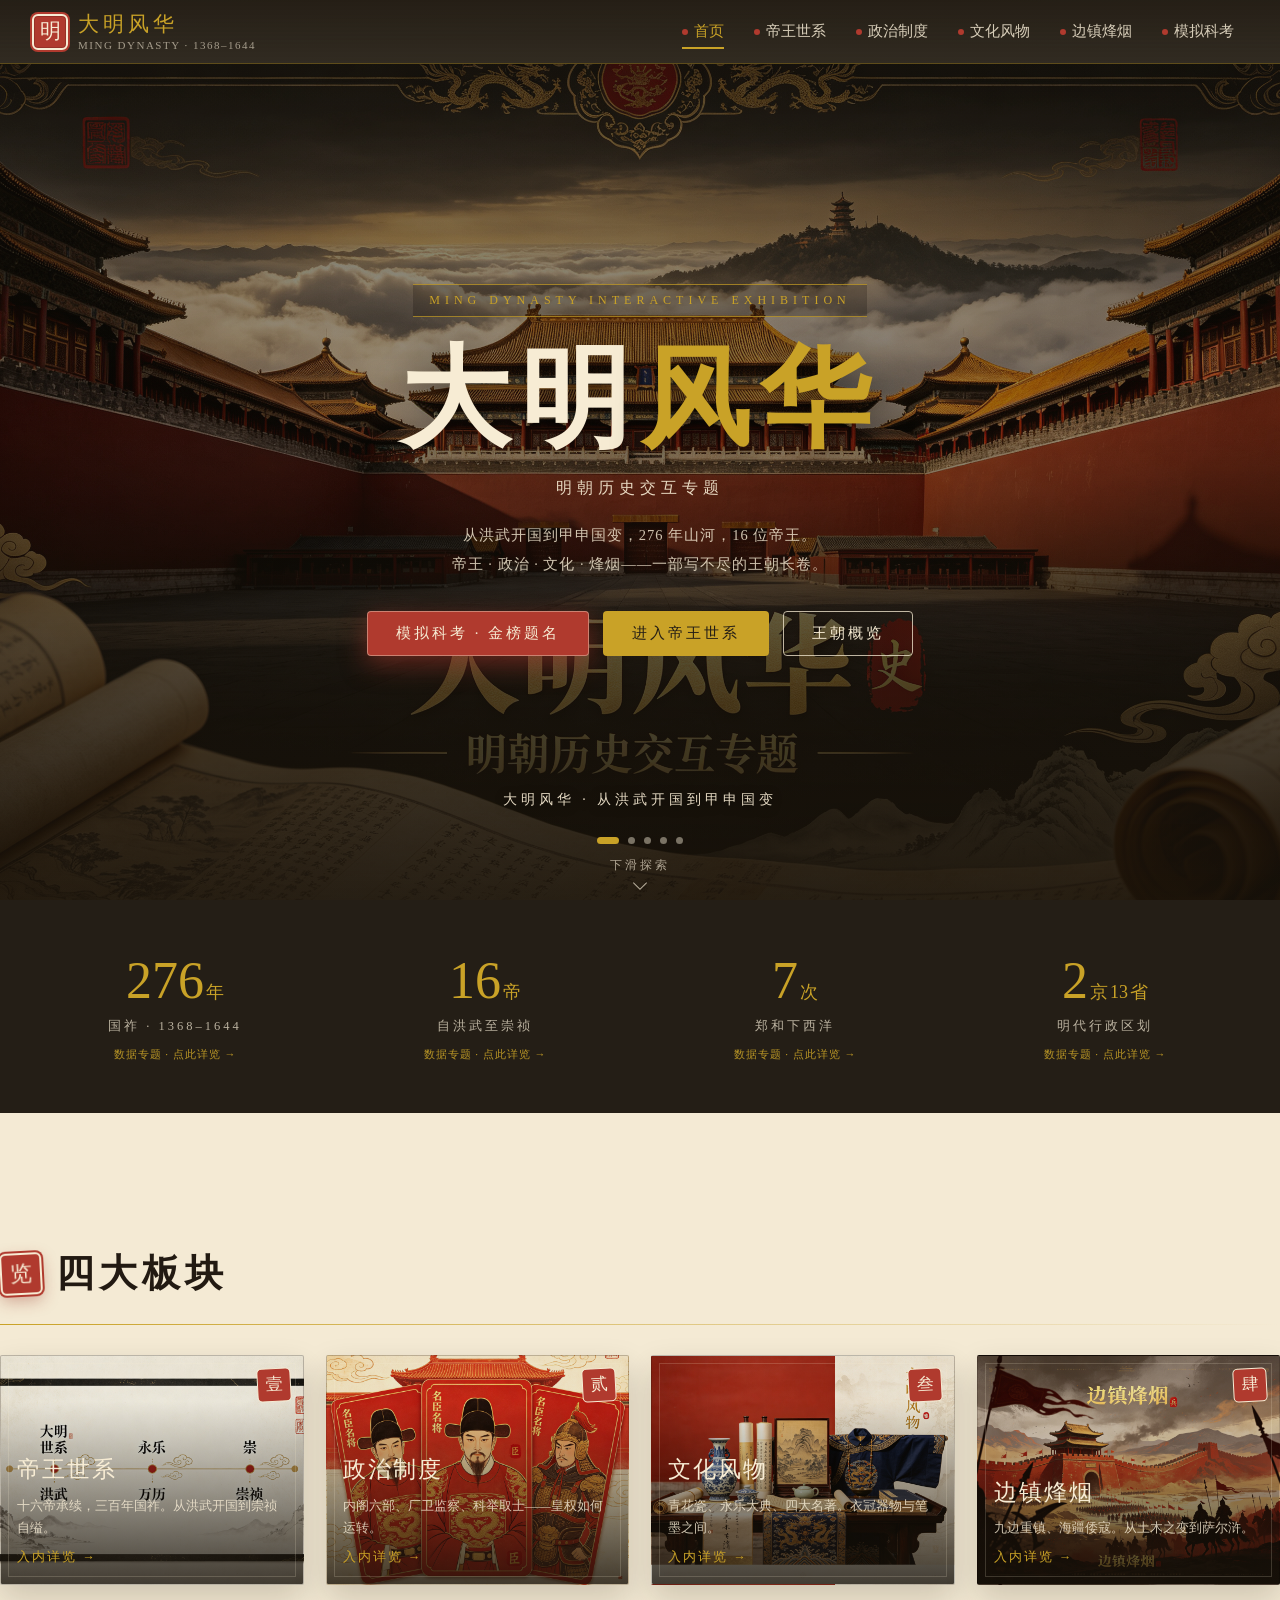
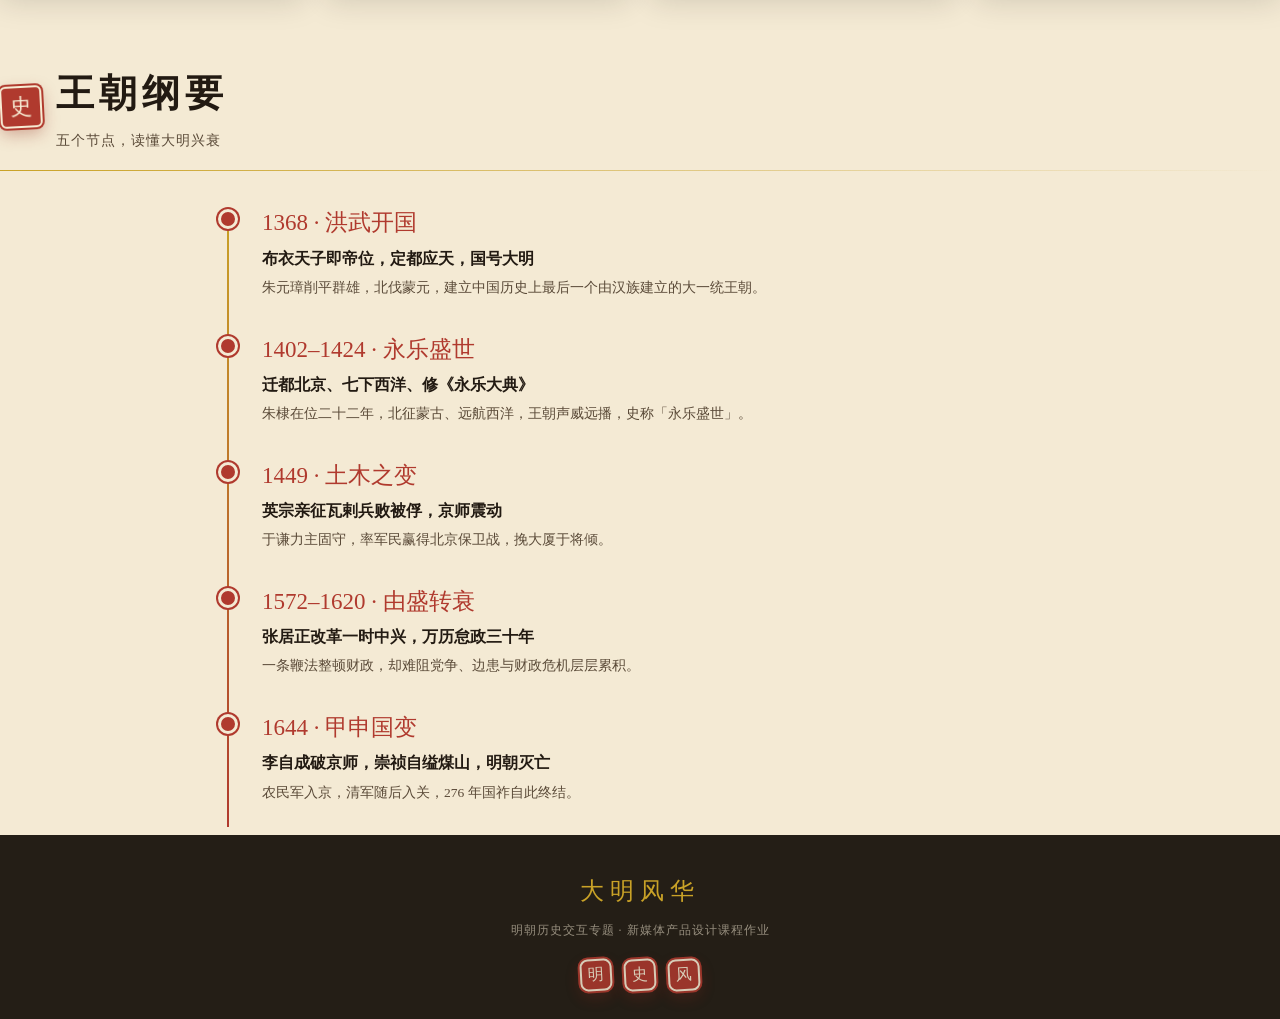
<file: index.html>
<!DOCTYPE html>
<html lang="zh-CN">
<head>
<meta charset="UTF-8">
<meta name="viewport" content="width=device-width, initial-scale=1.0, viewport-fit=cover">
<meta name="theme-color" content="#241e16">
<title>大明风华 · 明朝历史交互专题</title>
<link rel="icon" type="image/svg+xml" href="data:image/svg+xml,%3Csvg xmlns='http://www.w3.org/2000/svg' viewBox='0 0 64 64'%3E%3Crect width='64' height='64' rx='12' fill='%23b03a2e'/%3E%3Crect x='6' y='6' width='52' height='52' rx='8' fill='none' stroke='%23f4ead4' stroke-width='3'/%3E%3Ctext x='32' y='45' font-size='36' text-anchor='middle' fill='%23f4ead4' font-family='KaiTi,STKaiti,serif'%3E明%3C/text%3E%3C/svg%3E">
<link rel="stylesheet" href="https://miaoda.feishu.cn/fonts/css2?family=Ma+Shan+Zheng&family=Noto+Serif+SC:wght@400;600;700;900&family=Noto+Sans+SC:wght@300;400;500;700&display=swap">
<link rel="stylesheet" href="css/style.css">
</head>
<body>

<!-- ============ 顶部栏 ============ -->
<header class="topbar">
  <button class="back-btn" id="backBtn" aria-label="返回上级">‹</button>
  <div class="brand" onclick="go('home')">
    <span class="brand-seal">明</span>
    <div class="brand-text">
      <div class="brand-name">大明风华</div>
      <div class="brand-sub">MING DYNASTY · 1368–1644</div>
    </div>
  </div>
  <nav class="nav" id="mainNav">
    <a href="#home" data-route-link="home"><span class="nav-dot"></span>首页</a>
    <a href="#emperors" data-route-link="emperors"><span class="nav-dot"></span>帝王世系</a>
    <a href="#politics" data-route-link="politics"><span class="nav-dot"></span>政治制度</a>
    <a href="#culture" data-route-link="culture"><span class="nav-dot"></span>文化风物</a>
    <a href="#war" data-route-link="war"><span class="nav-dot"></span>边镇烽烟</a>
    <a href="#keju" data-route-link="keju" class="nav-keju"><span class="nav-dot"></span>模拟科考</a>
  </nav>
</header>

<main id="app">

<!-- ============ 一级页 · 首页 ============ -->
<section class="page" id="home" data-route="home">
  <div class="hero">
    <div class="hero-slides">
      <div class="hero-slide slide-0"></div>
      <div class="hero-slide slide-1"></div>
      <div class="hero-slide slide-2"></div>
      <div class="hero-slide slide-3"></div>
      <div class="hero-slide slide-4"></div>
    </div>
    <div class="hero-veil"></div>
    <div class="hero-inner">
      <div class="hero-kicker">MING DYNASTY INTERACTIVE EXHIBITION</div>
      <h1 class="hero-title">大明<em>风华</em></h1>
      <p class="hero-sub">明朝历史交互专题</p>
      <p class="hero-desc">从洪武开国到甲申国变，276 年山河，16 位帝王。<br>帝王 · 政治 · 文化 · 烽烟——一部写不尽的王朝长卷。</p>
      <div class="hero-actions">
        <button class="btn btn-keju" onclick="go('keju')">模拟科考 · 金榜题名</button>
        <button class="btn btn-gold" onclick="go('emperors')">进入帝王世系</button>
        <button class="btn btn-ghost" onclick="scrollToId('stats')">王朝概览</button>
      </div>
    </div>
    <div class="hero-caption" id="heroCaption"></div>
    <div class="hero-dots" id="heroDots"></div>
    <div class="hero-scroll"><span>下滑探索</span><i class="chevron"></i></div>
  </div>

  <div class="stats-band" id="stats">
    <div class="stat-cell" onclick="go('data-reign')" role="link" tabindex="0">
      <div class="stat-num">276<small>年</small></div>
      <div class="stat-label">国祚 · 1368–1644</div>
      <span class="stat-more">数据专题 · 点此详览 →</span>
    </div>
    <div class="stat-cell" onclick="go('data-emperors')" role="link" tabindex="0">
      <div class="stat-num">16<small>帝</small></div>
      <div class="stat-label">自洪武至崇祯</div>
      <span class="stat-more">数据专题 · 点此详览 →</span>
    </div>
    <div class="stat-cell" onclick="go('data-zhenghe')" role="link" tabindex="0">
      <div class="stat-num">7<small>次</small></div>
      <div class="stat-label">郑和下西洋</div>
      <span class="stat-more">数据专题 · 点此详览 →</span>
    </div>
    <div class="stat-cell" onclick="go('data-regions')" role="link" tabindex="0">
      <div class="stat-num">2<small>京</small><small>13</small><small>省</small></div>
      <div class="stat-label">明代行政区划</div>
      <span class="stat-more">数据专题 · 点此详览 →</span>
    </div>
  </div>

  <div class="wrap">
    </div>

    <div class="section-label">
      <span class="seal sm stamp-2">览</span>
      <div>
        <h2 class="section-title">四大板块</h2>
      </div>
    </div>
    <div class="rule"></div>

    <div class="entry-grid">
      <div class="entry-card" style="background-image:url('images/hero-lineage.jpg')" onclick="go('emperors')">
        <span class="entry-seal">壹</span>
        <div class="entry-body">
          <div class="entry-name">帝王世系</div>
          <p class="entry-desc">十六帝承续，三百年国祚。从洪武开国到崇祯自缢。</p>
          <span class="entry-more">入内详览 →</span>
        </div>
      </div>
      <div class="entry-card" style="background-image:url('images/hero-ministers.jpg')" onclick="go('politics')">
        <span class="entry-seal">贰</span>
        <div class="entry-body">
          <div class="entry-name">政治制度</div>
          <p class="entry-desc">内阁六部、厂卫监察、科举取士——皇权如何运转。</p>
          <span class="entry-more">入内详览 →</span>
        </div>
      </div>
      <div class="entry-card" style="background-image:url('images/hero-culture.jpg')" onclick="go('culture')">
        <span class="entry-seal">叁</span>
        <div class="entry-body">
          <div class="entry-name">文化风物</div>
          <p class="entry-desc">青花瓷、永乐大典、四大名著。衣冠器物与笔墨之间。</p>
          <span class="entry-more">入内详览 →</span>
        </div>
      </div>
      <div class="entry-card" style="background-image:url('images/hero-war.jpg')" onclick="go('war')">
        <span class="entry-seal">肆</span>
        <div class="entry-body">
          <div class="entry-name">边镇烽烟</div>
          <p class="entry-desc">九边重镇、海疆倭寇。从土木之变到萨尔浒。</p>
          <span class="entry-more">入内详览 →</span>
        </div>
      </div>
    </div>

    <div class="section-label" style="margin-top:76px">
      <span class="seal sm">史</span>
      <div>
        <h2 class="section-title">王朝纲要</h2>
        <p class="section-note">五个节点，读懂大明兴衰</p>
      </div>
    </div>
    <div class="rule"></div>
    <div class="timeline-vertical">
      <div class="tl-item">
        <div class="tl-year">1368 · 洪武开国</div>
        <div class="tl-title">布衣天子即帝位，定都应天，国号大明</div>
        <p class="tl-text">朱元璋削平群雄，北伐蒙元，建立中国历史上最后一个由汉族建立的大一统王朝。</p>
      </div>
      <div class="tl-item">
        <div class="tl-year">1402–1424 · 永乐盛世</div>
        <div class="tl-title">迁都北京、七下西洋、修《永乐大典》</div>
        <p class="tl-text">朱棣在位二十二年，北征蒙古、远航西洋，王朝声威远播，史称「永乐盛世」。</p>
      </div>
      <div class="tl-item">
        <div class="tl-year">1449 · 土木之变</div>
        <div class="tl-title">英宗亲征瓦剌兵败被俘，京师震动</div>
        <p class="tl-text">于谦力主固守，率军民赢得北京保卫战，挽大厦于将倾。</p>
      </div>
      <div class="tl-item">
        <div class="tl-year">1572–1620 · 由盛转衰</div>
        <div class="tl-title">张居正改革一时中兴，万历怠政三十年</div>
        <p class="tl-text">一条鞭法整顿财政，却难阻党争、边患与财政危机层层累积。</p>
      </div>
      <div class="tl-item">
        <div class="tl-year">1644 · 甲申国变</div>
        <div class="tl-title">李自成破京师，崇祯自缢煤山，明朝灭亡</div>
        <p class="tl-text">农民军入京，清军随后入关，276 年国祚自此终结。</p>
      </div>
    </div>
  </div>
</section>

<!-- ============ 二级页 · 帝王世系 ============ -->
<section class="page" id="emperors" data-route="emperors">
  <div class="page-head">
    <img src="images/hero-lineage.jpg" alt="大明世系卷轴">
    <div class="page-head-inner">
      <h2 class="page-head-title">帝王世系</h2>
      <p class="page-head-sub">十六帝承续 · 三百年国祚</p>
    </div>
  </div>
  <div class="wrap">
    <div class="section-label">
      <span class="seal sm stamp-2">系</span>
      <div>
        <h2 class="section-title">十六帝总览</h2>
        <p class="section-note">明代共历十六帝，自太祖朱元璋始，至思宗朱由检终。玉牒长卷依在位先后排列，印章之朱者即可点击，进入帝王专题。</p>
      </div>
    </div>
    <div class="rule"></div>
    <div class="lineage" id="emperorGrid"></div>
    <div class="keju-entry" onclick="go('keju')">
      <div class="keju-entry-inner">
        <span class="keju-entry-seal">榜</span>
        <div class="keju-entry-body">
          <div class="keju-entry-title">模拟科考 · 金榜题名</div>
          <p class="keju-entry-desc">从童生到状元，四级科举答题进阶，难度逐级而上；与张居正、于谦等真实名臣同朝为臣，结业生成你的「明代功名等级表」。</p>
          <span class="keju-entry-more">进入科考 →</span>
        </div>
      </div>
    </div>
  </div>
</section>

<!-- ============ 二级页 · 政治制度 ============ -->
<section class="page" id="politics" data-route="politics">
  <div class="page-head">
    <img src="images/hero-ministers.jpg" alt="朝堂与百官">
    <div class="page-head-inner">
      <h2 class="page-head-title">政治制度</h2>
      <p class="page-head-sub">皇权中枢 · 官僚体系 · 财政军事</p>
    </div>
  </div>
  <div class="wrap">
    <div class="section-label">
      <span class="seal sm stamp-2">政</span>
      <div>
        <h2 class="section-title">中央行政架构</h2>
        <p class="section-note">洪武废丞相后，皇帝直辖六部；内阁票拟、司礼监批红，形成明代独特的中枢运转。</p>
      </div>
    </div>
    <div class="rule"></div>
    <div class="organogram">
      <div class="o-node o-king">皇帝<div class="o-sub">乾纲独断 · 朱批</div></div>
      <div class="o-link"></div>
      <div class="o-row o-council">
        <div class="o-node">内阁<div class="o-sub">票拟 · 首辅权重</div></div>
        <div class="o-node">司礼监<div class="o-sub">批红 · 宦官掌权</div></div>
      </div>
      <div class="o-link"></div>
      <div class="o-node o-six">六部 · 吏 户 礼 兵 刑 工<div class="o-sub">行政执行</div></div>
      <div class="o-bracket"><span>监察体系 · 直隶皇帝</span></div>
      <div class="o-row o-supervise">
        <div class="o-node">都察院<div class="o-sub">监察百官</div></div>
        <div class="o-node">六科给事中<div class="o-sub">封驳稽察</div></div>
        <div class="o-node">锦衣卫 · 东厂<div class="o-sub">侦缉刑狱</div></div>
      </div>
    </div>

    <div class="section-label" style="margin-top:64px">
      <span class="seal sm">制</span>
      <div>
        <h2 class="section-title">六大制度</h2>
        <p class="section-note">从选官到赋税，支撑大明三百年运转的制度骨架</p>
      </div>
    </div>
    <div class="rule"></div>
    <div class="hub">
      <div class="hub-ring"></div>
      <div class="hub-core">
        <span class="hub-seal">皇</span>
        <div class="hub-name">皇帝</div>
        <div class="hub-sub">乾纲独断</div>
      </div>
      <div class="hub-node p1"><span class="hn-seal">阁</span><div class="hn-name">内阁制度</div><div class="hn-sub">票拟拟旨 · 首辅权重</div></div>
      <div class="hub-node p2"><span class="hn-seal">厂</span><div class="hn-name">厂卫监察</div><div class="hn-sub">锦衣东厂 · 皇权耳目</div></div>
      <div class="hub-node p3"><span class="hn-seal">科</span><div class="hn-name">科举取士</div><div class="hn-sub">乡会殿试 · 八股取士</div></div>
      <div class="hub-node p4"><span class="hn-seal">赋</span><div class="hn-name">一条鞭法</div><div class="hn-sub">赋役折银 · 万历新政</div></div>
      <div class="hub-node p5"><span class="hn-seal">卫</span><div class="hn-name">卫所制度</div><div class="hn-sub">军籍世袭 · 遍布全国</div></div>
      <div class="hub-node p6"><span class="hn-seal">册</span><div class="hn-name">黄册鱼鳞</div><div class="hn-sub">户籍田亩 · 赋役根基</div></div>
      <div class="hub-cap">选官 · 决策 · 监察 · 财政 · 军事 · 户籍——六大制度环拱皇权</div>
    </div>

    <div class="section-label" style="margin-top:64px">
      <span class="seal sm">臣</span>
      <div>
        <h2 class="section-title">庙堂名臣</h2>
        <p class="section-note">制度靠人运转，他们撑起了大明的朝堂</p>
      </div>
    </div>
    <div class="rule"></div>
    <div class="minister-strip">
      <div class="minister-card"><div class="m-seal">革</div><div class="m-name">张居正</div><div class="m-role">内阁首辅 · 一条鞭法</div></div>
      <div class="minister-card"><div class="m-seal">忠</div><div class="m-name">于谦</div><div class="m-role">兵部尚书 · 北京保卫战</div></div>
      <div class="minister-card"><div class="m-seal">廉</div><div class="m-name">海瑞</div><div class="m-role">清官直臣 · 抬棺进谏</div></div>
      <div class="minister-card"><div class="m-seal">谋</div><div class="m-name">徐阶</div><div class="m-role">内阁首辅 · 扳倒严嵩</div></div>
    </div>
  </div>
</section>

<!-- ============ 二级页 · 文化风物 ============ -->
<section class="page" id="culture" data-route="culture">
  <div class="page-head">
    <img src="images/hero-culture.jpg" alt="大明风物">
    <div class="page-head-inner">
      <h2 class="page-head-title">文化风物</h2>
      <p class="page-head-sub">衣冠 · 器物 · 文学 · 科技</p>
    </div>
  </div>
  <div class="wrap">
    <div class="section-label">
      <span class="seal sm stamp-2">雅</span>
      <div>
        <h2 class="section-title">大明的日常与审美</h2>
        <p class="section-note">切换分类，浏览大明三百年的物质与精神世界</p>
      </div>
    </div>
    <div class="rule"></div>
    <div class="tabs" id="cultureTabs">
      <button class="tab-btn active" data-tab="dress">衣冠</button>
      <button class="tab-btn" data-tab="object">器物</button>
      <button class="tab-btn" data-tab="book">文学</button>
      <button class="tab-btn" data-tab="tech">科技</button>
    </div>

    <div class="tab-panel active" data-panel="dress">
      <div class="feature-row">
        <div class="feature-card">
          <img src="images/culture-fushi.jpg" alt="明代服饰">
          <div class="feature-body">
            <div class="feature-title">衣冠之制</div>
            <span class="feature-tag">服饰 · 冠带</span>
            <p class="feature-desc">明制服饰等级森严：皇帝龙袍十二章纹，百官按品级佩补子，文禽武兽；乌纱帽、圆领袍、马面裙，皆成后世记忆里的「大明风骨」。</p>
          </div>
        </div>
        <div class="feature-card">
          <img src="images/culture-palace.jpg" alt="紫禁城宫阙">
          <div class="feature-body">
            <div class="feature-title">宫阙营造</div>
            <span class="feature-tag">建筑 · 都城</span>
            <p class="feature-desc">永乐年间营建北京城，紫禁城九重宫阙、中轴对称，红墙黄瓦。至今仍是世界现存规模最大的宫殿建筑群。</p>
          </div>
        </div>
      </div>
    </div>

    <div class="tab-panel" data-panel="object">
      <div class="feature-row">
        <div class="feature-card">
          <img src="images/culture-qinghua.jpg" alt="青花瓷器">
          <div class="feature-body">
            <div class="feature-title">青花与瓷</div>
            <span class="feature-tag">器物 · 瓷器</span>
            <p class="feature-desc">青花瓷在明代走向巅峰：永宣青花浓艳、成化斗彩清雅、嘉靖五彩绚烂。景德镇「天下窑器所聚」，瓷器远销亚非欧。</p>
          </div>
        </div>
        <div class="feature-card">
          <img src="images/culture-craft.jpg" alt="宣德炉与明式家具">
          <div class="feature-body">
            <div class="feature-title">百工与家具</div>
            <span class="feature-tag">器物 · 工艺</span>
            <p class="feature-desc">宣德炉铜质精纯、色泽温润；景泰蓝、漆器各擅胜场。明式家具线条简练，被誉为世界家具的巅峰。</p>
          </div>
        </div>
      </div>
    </div>

    <div class="tab-panel" data-panel="book">
      <div class="feature-row">
        <div class="feature-card">
          <img src="images/culture-book.jpg" alt="古籍书册">
          <div class="feature-body">
            <div class="feature-title">典籍之盛</div>
            <span class="feature-tag">书籍 · 典籍</span>
            <p class="feature-desc">《永乐大典》全书逾三亿七千万字，为古代最大的百科全书；《天工开物》《农政全书》集科技之大成。</p>
          </div>
        </div>
        <div class="feature-card">
          <img src="images/culture-market.jpg" alt="市井书坊与戏台">
          <div class="feature-body">
            <div class="feature-title">小说与戏曲</div>
            <span class="feature-tag">文学 · 市民文化</span>
            <p class="feature-desc">《三国演义》《水浒传》《西游记》相继问世，白话小说走向成熟；汤显祖《牡丹亭》与昆曲盛行，市井文化空前繁荣。</p>
          </div>
        </div>
      </div>
    </div>

    <div class="tab-panel" data-panel="tech">
      <div class="feature-row">
        <div class="feature-card">
          <img src="images/culture-science.jpg" alt="天工开物农技">
          <div class="feature-body">
            <div class="feature-title">天工开物</div>
            <span class="feature-tag">科技 · 农工</span>
            <p class="feature-desc">宋应星《天工开物》系统记载农业与手工业生产技术，被誉为「中国 17 世纪的工艺百科全书」。</p>
          </div>
        </div>
        <div class="feature-card">
          <img src="images/culture-herb.jpg" alt="本草纲目药草">
          <div class="feature-body">
            <div class="feature-title">本草纲目</div>
            <span class="feature-tag">科技 · 医药</span>
            <p class="feature-desc">李时珍历时二十七载编成《本草纲目》，收载药物一千八百九十二种，是集大成的药物学巨著。</p>
          </div>
        </div>
      </div>
    </div>
  </div>
</section>

<!-- ============ 二级页 · 边镇烽烟 ============ -->
<section class="page" id="war" data-route="war">
  <div class="page-head">
    <img src="images/hero-war.jpg" alt="边镇烽烟">
    <div class="page-head-inner">
      <h2 class="page-head-title">边镇烽烟</h2>
      <p class="page-head-sub">九边重镇 · 海疆烽火</p>
    </div>
  </div>
  <div class="wrap">
    <div class="section-label">
      <span class="seal sm stamp-2">烽</span>
      <div>
        <h2 class="section-title">战争时间线</h2>
        <p class="section-note">点击任意节点，展开该役详情</p>
      </div>
    </div>
    <div class="rule"></div>
    <div class="war-timeline">
      <div class="war-line" id="warLine"></div>
      <div class="war-detail" id="warDetail"></div>
    </div>

    <div class="section-label" style="margin-top:64px">
      <span class="seal sm">镇</span>
      <div>
        <h2 class="section-title">九边重镇</h2>
        <p class="section-note">东起鸭绿江，西抵嘉峪关，九大军事重镇拱卫京师</p>
      </div>
    </div>
    <div class="rule"></div>
    <div class="jiubian-wrap">
      <div class="jiubian-map">
        <svg viewBox="0 0 1200 620" role="img" aria-label="九边防线示意">
          <!-- 山峦底衬 -->
          <path class="jb-hill h1" d="M0,470 Q90,400 200,470 Z"/>
          <path class="jb-hill h2" d="M150,470 Q260,380 400,470 Z"/>
          <path class="jb-hill h3" d="M360,470 Q500,360 660,470 Z"/>
          <path class="jb-hill h4" d="M620,470 Q780,370 960,470 Z"/>
          <path class="jb-hill h5" d="M920,470 Q1060,390 1200,470 Z"/>
          <!-- 长城防线：墙体 + 纵深虚线 -->
          <polyline class="jb-wall" points="1050,190 985,206 905,215 852,230 805,242 748,254 700,264 645,277 590,286 540,284 485,274 432,263 370,252 315,246 255,240 200,234 150,226"/>
          <polyline class="jb-depth" points="1050,168 985,182 905,190 852,204 805,214 748,225 700,233 645,246 590,254 540,252 485,243 432,234 370,224 315,219 255,214 200,209 150,203"/>
          <line class="jb-axis" x1="70" y1="452" x2="1130" y2="452"/>
          <!-- 墩台 -->
          <g class="jb-towers">
            <rect x="1038" y="181" width="9" height="16"/><rect x="968" y="193" width="9" height="16"/>
            <rect x="893" y="203" width="9" height="16"/><rect x="793" y="231" width="9" height="16"/>
            <rect x="688" y="252" width="9" height="16"/><rect x="578" y="275" width="9" height="16"/>
            <rect x="473" y="264" width="9" height="16"/><rect x="358" y="243" width="9" height="16"/>
            <rect x="243" y="231" width="9" height="16"/><rect x="138" y="217" width="9" height="16"/>
          </g>
          <!-- 方位 -->
          <text x="600" y="120" class="jb-dir">漠 北 · 鞑靼 瓦剌</text>
          <text x="600" y="540" class="jb-dir">中 原 · 京 畿</text>
          <!-- 京师 -->
          <g class="jb-capital" transform="translate(905,352)">
            <rect x="-30" y="-17" width="60" height="34" rx="2"/>
            <text y="7">京师</text>
          </g>
          <!-- 九镇节点 -->
          <g class="jb-node" transform="translate(1050,190)">
            <circle r="14" class="jb-dot"/><circle r="23" class="jb-ring"/>
            <text y="42" class="jb-label">辽东镇</text><text y="58" class="jb-sub">广宁 · 北镇</text>
          </g>
          <g class="jb-node" transform="translate(905,215)">
            <circle r="14" class="jb-dot"/><circle r="23" class="jb-ring"/>
            <text y="42" class="jb-label">蓟州镇</text><text y="58" class="jb-sub">三屯营 · 迁西</text>
          </g>
          <g class="jb-node" transform="translate(805,242)">
            <circle r="14" class="jb-dot"/><circle r="23" class="jb-ring"/>
            <text y="-30" class="jb-label">宣府镇</text><text y="-14" class="jb-sub">宣府 · 宣化</text>
          </g>
          <g class="jb-node" transform="translate(700,264)">
            <circle r="14" class="jb-dot"/><circle r="23" class="jb-ring"/>
            <text y="42" class="jb-label">大同镇</text><text y="58" class="jb-sub">大同府</text>
          </g>
          <g class="jb-node" transform="translate(590,286)">
            <circle r="14" class="jb-dot"/><circle r="23" class="jb-ring"/>
            <text y="-30" class="jb-label">山西镇</text><text y="-14" class="jb-sub">偏头 · 宁武</text>
          </g>
          <g class="jb-node" transform="translate(485,274)">
            <circle r="14" class="jb-dot"/><circle r="23" class="jb-ring"/>
            <text y="42" class="jb-label">延绥镇</text><text y="58" class="jb-sub">榆林</text>
          </g>
          <g class="jb-node" transform="translate(370,252)">
            <circle r="14" class="jb-dot"/><circle r="23" class="jb-ring"/>
            <text y="-30" class="jb-label">宁夏镇</text><text y="-14" class="jb-sub">宁夏 · 银川</text>
          </g>
          <g class="jb-node" transform="translate(255,240)">
            <circle r="14" class="jb-dot"/><circle r="23" class="jb-ring"/>
            <text y="42" class="jb-label">固原镇</text><text y="58" class="jb-sub">固原州</text>
          </g>
          <g class="jb-node" transform="translate(150,226)">
            <circle r="14" class="jb-dot"/><circle r="23" class="jb-ring"/>
            <text y="-30" class="jb-label">甘肃镇</text><text y="-14" class="jb-sub">甘州 · 张掖</text>
          </g>
        </svg>
        <span class="map-note">示意图 · 非精确疆界，九镇自东向西依长城一线展开</span>
        <span class="map-swipe">← 左右滑动查看全图 →</span>
      </div>
      <div class="jiubian-detail" id="jiubianDetail"></div>
      <div class="jb-facts">
        <div class="jb-fact"><span class="jf-seal">墙</span><div><div class="jf-title">六千里防线</div><p>东起鸭绿江，西抵嘉峪关，绵延六千三百余里。洪武至永乐间逐段修筑边墙、墩台与关隘，构成北方第一道屏障。</p></div></div>
        <div class="jb-fact"><span class="jf-seal">制</span><div><div class="jf-title">九边成制</div><p>九镇之制成于永乐至嘉靖间，后增设昌平、真保二镇，合称「九边十一镇」。各镇设总兵官、副总兵，下辖卫所军户。</p></div></div>
        <div class="jb-fact"><span class="jf-seal">变</span><div><div class="jf-title">由卫所到募兵</div><p>卫所军制中后期败坏，军户逃亡日众。嘉靖起戚继光募义乌兵、编练新军，募兵渐成边防主力。</p></div></div>
      </div>
    </div>
  </div>
</section>

<!-- ============ 数据专题 · 国祚长卷 ============ -->
<section class="page" id="data-reign" data-route="data-reign">
  <div class="page-head page-head-ink">
    <span class="head-watermark">祚</span>
    <div class="page-head-inner">
      <span class="page-head-kicker">数据专题 · 壹</span>
      <h2 class="page-head-title">国祚长卷</h2>
      <p class="page-head-sub">276 年 · 七个时代 · 五个转折</p>
    </div>
  </div>
  <div class="wrap">
    <div class="section-label">
      <span class="seal sm stamp-2">祚</span>
      <div>
        <h2 class="section-title">时代长卷</h2>
        <p class="section-note">276 年国祚划分为七个时代，色带宽度与年份成正比（窄屏可左右滑动）</p>
      </div>
    </div>
    <div class="rule"></div>
    <div class="era-band-wrap">
      <div class="era-band">
        <div class="era e1"><div class="era-name">洪武开国</div><div class="era-yr">1368–1398 · 30 年</div></div>
        <div class="era e2"><div class="era-name">盛世扩张</div><div class="era-yr">1399–1435 · 37 年</div></div>
        <div class="era e3"><div class="era-name">动荡中衰</div><div class="era-yr">1436–1464 · 29 年</div></div>
        <div class="era e4"><div class="era-name">守成中兴</div><div class="era-yr">1465–1505 · 41 年</div></div>
        <div class="era e5"><div class="era-name">危机累积</div><div class="era-yr">1506–1566 · 61 年</div></div>
        <div class="era e6"><div class="era-name">改革与怠政</div><div class="era-yr">1567–1620 · 54 年</div></div>
        <div class="era e7"><div class="era-name">末世崩解</div><div class="era-yr">1621–1644 · 24 年</div></div>
      </div>
      <div class="era-scale"><span>1368</span><span>1400</span><span>1450</span><span>1500</span><span>1550</span><span>1600</span><span>1644</span></div>
    </div>

    <div class="section-label" style="margin-top:64px">
      <span class="seal sm">转</span>
      <div>
        <h2 class="section-title">五个转折</h2>
        <p class="section-note">左右国祚走向的关键节点</p>
      </div>
    </div>
    <div class="rule"></div>
    <div class="timeline-vertical">
      <div class="tl-item">
        <div class="tl-year">1368 · 开国</div>
        <div class="tl-title">朱元璋即帝位，定都应天</div>
        <p class="tl-text">削平群雄、北伐蒙元，终结元朝统治，奠定三百年基业。</p>
      </div>
      <div class="tl-item">
        <div class="tl-year">1405 · 扬帆</div>
        <div class="tl-title">郑和首次下西洋</div>
        <p class="tl-text">此后 28 年间七次远航，明王朝声威远播至印度洋与东非。</p>
      </div>
      <div class="tl-item">
        <div class="tl-year">1449 · 危局</div>
        <div class="tl-title">土木之变，于谦守京</div>
        <p class="tl-text">英宗被俘、京师震动，北京保卫战保住社稷，王朝由盛转守。</p>
      </div>
      <div class="tl-item">
        <div class="tl-year">1581 · 改革</div>
        <div class="tl-title">张居正推行一条鞭法</div>
        <p class="tl-text">清丈田亩、整顿财政，为垂危的王朝续命十年。</p>
      </div>
      <div class="tl-item">
        <div class="tl-year">1644 · 国变</div>
        <div class="tl-title">李自成破京，崇祯自缢</div>
        <p class="tl-text">清军随后入关，276 年国祚就此终结。</p>
      </div>
    </div>
    <button class="back-link" onclick="go('home')">← 返回首页</button>
  </div>
</section>

<!-- ============ 数据专题 · 十六帝图鉴 ============ -->
<section class="page" id="data-emperors" data-route="data-emperors">
  <div class="page-head page-head-ink">
    <span class="head-watermark">帝</span>
    <div class="page-head-inner">
      <span class="page-head-kicker">数据专题 · 贰</span>
      <h2 class="page-head-title">十六帝图鉴</h2>
      <p class="page-head-sub">在位时长 · 数据排行</p>
    </div>
  </div>
  <div class="wrap">
    <div class="emp-facts facts4">
      <div class="fact-card"><div class="f-num">48<small>年</small></div><div class="f-label">在位最长 · 万历</div></div>
      <div class="fact-card"><div class="f-num">17<small>年</small></div><div class="f-label">平均在位时长</div></div>
      <div class="fact-card"><div class="f-num">1<small>月</small></div><div class="f-label">在位最短 · 泰昌</div></div>
      <div class="fact-card"><div class="f-num">6<small>位</small></div><div class="f-label">在位超二十年</div></div>
    </div>
    <div class="section-label" style="margin-top:56px">
      <span class="seal sm stamp-2">衡</span>
      <div>
        <h2 class="section-title">在位时长排行</h2>
        <p class="section-note">条形长度与在位年数成正比 · 万历最长，泰昌不足一月</p>
      </div>
    </div>
    <div class="rule"></div>
    <div class="reign-bars" id="reignBars"></div>
    <button class="back-link" onclick="go('home')">← 返回首页</button>
  </div>
</section>

<!-- ============ 数据专题 · 七下西洋 ============ -->
<section class="page" id="data-zhenghe" data-route="data-zhenghe">
  <div class="page-head page-head-ink">
    <span class="head-watermark">帆</span>
    <div class="page-head-inner">
      <span class="page-head-kicker">数据专题 · 叁</span>
      <h2 class="page-head-title">七下西洋</h2>
      <p class="page-head-sub">1405–1433 · 三十余国 · 远至东非</p>
    </div>
  </div>
  <div class="wrap">
    <div class="emp-facts facts4">
      <div class="fact-card"><div class="f-num">7<small>次</small></div><div class="f-label">远航次数</div></div>
      <div class="fact-card"><div class="f-num">30<small>余国</small></div><div class="f-label">遍访国家与地区</div></div>
      <div class="fact-card"><div class="f-num">62<small>艘</small></div><div class="f-label">首航船队规模</div></div>
      <div class="fact-card"><div class="f-num">2.7<small>万人</small></div><div class="f-label">首航随行人员</div></div>
    </div>
    <div class="section-label" style="margin-top:56px">
      <span class="seal sm stamp-2">航</span>
      <div>
        <h2 class="section-title">七次远航</h2>
        <p class="section-note">自永乐三年至宣德八年，前后历时二十八年</p>
      </div>
    </div>
    <div class="rule"></div>
    <div class="zhenghe-list" id="zhengheList"></div>
    <button class="back-link" onclick="go('home')">← 返回首页</button>
  </div>
</section>

<!-- ============ 数据专题 · 两京十三省 ============ -->
<section class="page" id="data-regions" data-route="data-regions">
  <div class="page-head page-head-ink">
    <span class="head-watermark">域</span>
    <div class="page-head-inner">
      <span class="page-head-kicker">数据专题 · 肆</span>
      <h2 class="page-head-title">两京十三省</h2>
      <p class="page-head-sub">京师 · 南京 · 十三布政使司</p>
    </div>
  </div>
  <div class="wrap">
    <div class="section-label">
      <span class="seal sm stamp-2">京</span>
      <div>
        <h2 class="section-title">两京</h2>
        <p class="section-note">成祖迁都后，形成「两京」格局</p>
      </div>
    </div>
    <div class="rule"></div>
    <div class="region-grid">
      <div class="region-card cap"><span class="r-seal">京</span><h3>京师 · 北直隶</h3><p>今北京、天津与河北大部。成祖迁都后为全国政治中心，「天子守国门」。</p></div>
      <div class="region-card cap"><span class="r-seal">南</span><h3>南京 · 南直隶</h3><p>今江苏、安徽与上海。留都所在，仍设南京六部与守备衙门。</p></div>
    </div>
    <div class="section-label" style="margin-top:56px">
      <span class="seal sm">省</span>
      <div>
        <h2 class="section-title">十三布政使司</h2>
        <p class="section-note">明代省级行政区划，每省设布政使掌民政</p>
      </div>
    </div>
    <div class="rule"></div>
    <div class="region-grid">
      <div class="region-card"><span class="r-seal">鲁</span><h3>山东</h3><p>治济南府，辖今山东半岛，运河要冲。</p></div>
      <div class="region-card"><span class="r-seal">晋</span><h3>山西</h3><p>治太原府，表里山河，北接边镇。</p></div>
      <div class="region-card"><span class="r-seal">豫</span><h3>河南</h3><p>治开封府，中原腹地，天下粮仓。</p></div>
      <div class="region-card"><span class="r-seal">陕</span><h3>陕西</h3><p>治西安府，含今陕甘宁地区，西北门户。</p></div>
      <div class="region-card"><span class="r-seal">蜀</span><h3>四川</h3><p>治成都府，天府之国，土司并存。</p></div>
      <div class="region-card"><span class="r-seal">楚</span><h3>湖广</h3><p>治武昌府，辖今湖北湖南，「湖广熟天下足」。</p></div>
      <div class="region-card"><span class="r-seal">赣</span><h3>江西</h3><p>治南昌府，科举人文之盛甲于天下。</p></div>
      <div class="region-card"><span class="r-seal">浙</span><h3>浙江</h3><p>治杭州府，丝茶之利，海防重地。</p></div>
      <div class="region-card"><span class="r-seal">闽</span><h3>福建</h3><p>治福州府，东南海疆，月港开洋。</p></div>
      <div class="region-card"><span class="r-seal">粤</span><h3>广东</h3><p>治广州府，岭南门户，外贸重镇。</p></div>
      <div class="region-card"><span class="r-seal">桂</span><h3>广西</h3><p>治桂林府，多民族聚居之地。</p></div>
      <div class="region-card"><span class="r-seal">滇</span><h3>云南</h3><p>治昆明府，沐氏世镇，边陲要地。</p></div>
      <div class="region-card"><span class="r-seal">黔</span><h3>贵州</h3><p>治贵阳府，永乐十一年设省，改土归流。</p></div>
    </div>
    <button class="back-link" onclick="go('home')">← 返回首页</button>
  </div>
</section>

<!-- ============ 三级页 · 帝王专题 ============ -->
<section class="page emperor-page" data-route="emperor-1">
  <div class="page-head page-head-ink">
    <span class="head-watermark">洪</span>
    <div class="page-head-inner">
      <h2 class="page-head-title">洪武大帝 · 朱元璋</h2>
      <p class="page-head-sub">1328–1398 · 明太祖 · 开国皇帝</p>
    </div>
  </div>
  
  <div class="wrap">
    <div class="bio-hero">
      <div class="bio-portrait">
        <div class="frame">
          <span class="seal portrait-seal stamp">洪</span>
          <img src="images/emperor-hongwu.jpg" alt="明太祖朱元璋坐像（南薰殿旧藏）">
        </div>
        <p class="portrait-caption">明太祖朱元璋坐像（南薰殿旧藏）</p>
      </div>
      <div class="bio-emblems"><div class="bio-emblem"><span class="be-num">31<small>年</small></span><span class="be-label">在位</span></div><div class="bio-emblem"><span class="be-num">1368</span><span class="be-label">登基</span></div><div class="bio-emblem"><span class="be-num">70<small>岁</small></span><span class="be-label">享年</span></div></div>
    </div>
        <div class="triptych">      <div class="screen-panel">
        <div class="sc-top">
          <span class="sc-index">壹</span>
          <div class="sc-title">布衣天子</div>
        </div>
        <div class="sc-body"><p>濠州贫农出身，十七岁父母兄嫂相继饿死，入皇觉寺为僧，云游乞食。至正十二年投红巾军郭子兴部，自亲兵起家，灭陈友谅、张士诚，削平群雄。</p></div>
        <div class="sc-foot">1328 生 · 1352 投军</div>
      </div>      <div class="screen-panel sc-mid">
        <div class="sc-top">
          <span class="sc-index">贰</span>
          <div class="sc-title">洪武之治</div>
        </div>
        <div class="sc-body"><p>立国之初天下凋敝，乃移民垦荒、减免赋税、兴修水利、解放奴婢；丈量全国田亩，编定赋役黄册与鱼鳞图册，三十年休养生息，天下渐安。</p></div>
        <div class="sc-foot">1368 开国 · 建元洪武</div>
      </div>      <div class="screen-panel">
        <div class="sc-top">
          <span class="sc-index">叁</span>
          <div class="sc-title">集权改制</div>
        </div>
        <div class="sc-body"><p>废中书省与丞相，六部直隶皇帝；设锦衣卫侦缉，重开科举却以八股取士。胡惟庸、蓝玉两案株连数万，开国功臣殆尽。洪武三十一年崩，葬孝陵。</p></div>
        <div class="sc-foot">1380 改制 · 1398 崩</div>
      </div>    </div>
    <div class="bio-strip">      <div class="bs-item"><span class="bs-year">1328</span><span class="bs-ev">生于濠州钟离</span></div>      <div class="bs-item"><span class="bs-year">1352</span><span class="bs-ev">投红巾军郭子兴部</span></div>      <div class="bs-item"><span class="bs-year">1368</span><span class="bs-ev">应天称帝，国号大明</span></div>      <div class="bs-item"><span class="bs-year">1380</span><span class="bs-ev">废丞相，皇权集中</span></div>      <div class="bs-item"><span class="bs-year">1398</span><span class="bs-ev">崩于应天，庙号太祖</span></div>    </div>
    <div class="bio-back"><button class="back-link" onclick="go('emperors')">← 返回帝王世系</button></div></section>

<section class="page emperor-page" data-route="emperor-2">
  <div class="page-head page-head-ink">
    <span class="head-watermark">永</span>
    <div class="page-head-inner">
      <h2 class="page-head-title">永乐大帝 · 朱棣</h2>
      <p class="page-head-sub">1360–1424 · 明成祖 · 迁都北京</p>
    </div>
  </div>
  
  <div class="wrap">
    <div class="bio-hero">
      <div class="bio-portrait">
        <div class="frame">
          <span class="seal portrait-seal stamp">永</span>
          <img src="images/emperor-yongle.jpg" alt="明成祖朱棣坐像（南薰殿旧藏）">
        </div>
        <p class="portrait-caption">明成祖朱棣坐像（南薰殿旧藏）</p>
      </div>
      <div class="bio-emblems"><div class="bio-emblem"><span class="be-num">22<small>年</small></span><span class="be-label">在位</span></div><div class="bio-emblem"><span class="be-num">1402</span><span class="be-label">登基</span></div><div class="bio-emblem"><span class="be-num">5<small>次</small></span><span class="be-label">亲征漠北</span></div></div>
    </div>
        <div class="triptych">      <div class="screen-panel">
        <div class="sc-top">
          <span class="sc-index">壹</span>
          <div class="sc-title">靖难之役</div>
        </div>
        <div class="sc-body"><p>太祖第四子，封燕王，镇守北平。建文帝削藩，乃以「清君侧」为名起兵，历时四年攻入南京，建文帝不知所终，遂登帝位。</p></div>
        <div class="sc-foot">1399 起兵 · 1402 即位</div>
      </div>      <div class="screen-panel sc-mid">
        <div class="sc-top">
          <span class="sc-index">贰</span>
          <div class="sc-title">永乐盛世</div>
        </div>
        <div class="sc-body"><p>迁都北京，营建紫禁城，形成「天子守国门」之局；修《永乐大典》汇天下典籍；五次亲征漠北，北元残部益衰，四方宾服。</p></div>
        <div class="sc-foot">1420 迁都 · 五征漠北</div>
      </div>      <div class="screen-panel">
        <div class="sc-top">
          <span class="sc-index">叁</span>
          <div class="sc-title">扬帆远航</div>
        </div>
        <div class="sc-body"><p>永乐三年起，遣郑和率庞大船队七下西洋，遍访东南亚、印度洋、阿拉伯直至东非，前后历时近三十年，为世界航海史之壮举。</p></div>
        <div class="sc-foot">1405 首航 · 1424 崩</div>
      </div>    </div>
    <div class="bio-strip">      <div class="bs-item"><span class="bs-year">1399</span><span class="bs-ev">以清君侧起兵</span></div>      <div class="bs-item"><span class="bs-year">1402</span><span class="bs-ev">攻入南京即帝位</span></div>      <div class="bs-item"><span class="bs-year">1405</span><span class="bs-ev">郑和首下西洋</span></div>      <div class="bs-item"><span class="bs-year">1420</span><span class="bs-ev">紫禁城成，迁都北京</span></div>      <div class="bs-item"><span class="bs-year">1424</span><span class="bs-ev">崩于榆木川，庙号成祖</span></div>    </div>
    <div class="bio-back"><button class="back-link" onclick="go('emperors')">← 返回帝王世系</button></div></section>

<section class="page emperor-page" data-route="emperor-3">
  <div class="page-head page-head-ink">
    <span class="head-watermark">万</span>
    <div class="page-head-inner">
      <h2 class="page-head-title">万历皇帝 · 朱翊钧</h2>
      <p class="page-head-sub">1563–1620 · 明神宗 · 在位最久</p>
    </div>
  </div>
  
  <div class="wrap">
    <div class="bio-hero">
      <div class="bio-portrait">
        <div class="frame">
          <span class="seal portrait-seal stamp">万</span>
          <img src="images/emperor-wanli.jpg" alt="明神宗朱翊钧坐像（南薰殿旧藏）">
        </div>
        <p class="portrait-caption">明神宗朱翊钧坐像（南薰殿旧藏）</p>
      </div>
      <div class="bio-emblems"><div class="bio-emblem"><span class="be-num">48<small>年</small></span><span class="be-label">在位·最长</span></div><div class="bio-emblem"><span class="be-num">10<small>岁</small></span><span class="be-label">即位</span></div><div class="bio-emblem"><span class="be-num">1619</span><span class="be-label">萨尔浒之败</span></div></div>
    </div>
        <div class="triptych">      <div class="screen-panel">
        <div class="sc-top">
          <span class="sc-index">壹</span>
          <div class="sc-title">万历新政</div>
        </div>
        <div class="sc-body"><p>十岁即位，张居正辅政十年：以考成法整饬吏治，清丈田亩，推行一条鞭法，国库由亏转盈，史称「万历中兴」。</p></div>
        <div class="sc-foot">1572 即位 · 1581 一条鞭</div>
      </div>      <div class="screen-panel sc-mid">
        <div class="sc-top">
          <span class="sc-index">贰</span>
          <div class="sc-title">万历三大征</div>
        </div>
        <div class="sc-body"><p>宁夏之役、援朝抗倭、播州之役相继爆发，明军三战皆捷，王朝武功一度复振；其中援朝之战历时七年，耗银数百万。</p></div>
        <div class="sc-foot">1592–1600 三战皆捷</div>
      </div>      <div class="screen-panel">
        <div class="sc-top">
          <span class="sc-index">叁</span>
          <div class="sc-title">怠政与转折</div>
        </div>
        <div class="sc-body"><p>居正殁后遭清算，此后近三十年不上朝，党争、矿税、边患层层累积。萨尔浒一役明军大败，辽东攻守易势。万历四十八年崩。</p></div>
        <div class="sc-foot">1619 萨尔浒 · 1620 崩</div>
      </div>    </div>
    <div class="bio-strip">      <div class="bs-item"><span class="bs-year">1572</span><span class="bs-ev">十岁即位，张居正辅政</span></div>      <div class="bs-item"><span class="bs-year">1581</span><span class="bs-ev">推行一条鞭法</span></div>      <div class="bs-item"><span class="bs-year">1592</span><span class="bs-ev">万历三大征始</span></div>      <div class="bs-item"><span class="bs-year">1619</span><span class="bs-ev">萨尔浒之败</span></div>      <div class="bs-item"><span class="bs-year">1620</span><span class="bs-ev">病逝，庙号神宗</span></div>    </div>
    <div class="bio-back"><button class="back-link" onclick="go('emperors')">← 返回帝王世系</button></div></section>

<section class="page emperor-page" data-route="emperor-4">
  <div class="page-head page-head-ink">
    <span class="head-watermark">崇</span>
    <div class="page-head-inner">
      <h2 class="page-head-title">末代天子 · 朱由检</h2>
      <p class="page-head-sub">1611–1644 · 明思宗 · 煤山遗恨</p>
    </div>
  </div>
  
  <div class="wrap">
    <div class="bio-hero">
      <div class="bio-portrait">
        <div class="frame">
          <span class="seal portrait-seal stamp">崇</span>
          <img src="images/emperor-chongzhen.jpg" alt="明思宗朱由检像（南薰殿旧藏）">
        </div>
        <p class="portrait-caption">明思宗朱由检像（南薰殿旧藏）</p>
      </div>
      <div class="bio-emblems"><div class="bio-emblem"><span class="be-num">17<small>年</small></span><span class="be-label">在位</span></div><div class="bio-emblem"><span class="be-num">1627</span><span class="be-label">登基</span></div><div class="bio-emblem"><span class="be-num">1644</span><span class="be-label">国变</span></div></div>
    </div>
        <div class="triptych">      <div class="screen-panel">
        <div class="sc-top">
          <span class="sc-index">壹</span>
          <div class="sc-title">力挽危局</div>
        </div>
        <div class="sc-body"><p>天启七年兄终弟及即位，旋铲除魏忠贤，清算阉党，朝野为之一振，人称「励精图治」。然积弊已深，大厦将倾。</p></div>
        <div class="sc-foot">1627 即位 · 除魏阉</div>
      </div>      <div class="screen-panel sc-mid">
        <div class="sc-top">
          <span class="sc-index">贰</span>
          <div class="sc-title">积重难返</div>
        </div>
        <div class="sc-body"><p>关外后金屡次叩边，关内流寇四起，天灾连年、财政崩溃。刚愎多疑，十七年间更换内阁首辅十九人，竟中反间计冤杀督师袁崇焕。</p></div>
        <div class="sc-foot">1629 己巳 · 1630 冤杀</div>
      </div>      <div class="screen-panel">
        <div class="sc-top">
          <span class="sc-index">叁</span>
          <div class="sc-title">煤山遗恨</div>
        </div>
        <div class="sc-body"><p>崇祯十七年三月，李自成率大顺军破北京。十九日，朱由检自缢煤山寿皇亭旁，以发覆面，遗书「朕死无面目见祖宗」。明朝亡。</p></div>
        <div class="sc-foot">1644 甲申国变</div>
      </div>    </div>
    <div class="bio-strip">      <div class="bs-item"><span class="bs-year">1627</span><span class="bs-ev">兄终弟及即帝位</span></div>      <div class="bs-item"><span class="bs-year">1629</span><span class="bs-ev">己巳之变，袁崇焕入卫</span></div>      <div class="bs-item"><span class="bs-year">1630</span><span class="bs-ev">中反间计，冤杀袁崇焕</span></div>      <div class="bs-item"><span class="bs-year">1644</span><span class="bs-ev">李自成破京，自缢煤山</span></div>    </div>
    <div class="bio-back"><button class="back-link" onclick="go('emperors')">← 返回帝王世系</button></div></section>

</main>

<!-- ============ 移动端底部导航 ============ -->
<nav class="tabbar" id="tabbar">
  <a href="#home" data-route-link="home">
    <svg viewBox="0 0 24 24"><path d="M3 10.5 12 3l9 7.5"/><path d="M5 9.5V21h14V9.5"/><path d="M10 21v-6h4v6"/></svg>
    <span>首页</span>
  </a>
  <a href="#emperors" data-route-link="emperors">
    <svg viewBox="0 0 24 24"><path d="M5 5h14M5 12h14M5 19h9"/><path d="M18 16.5l1.6 3.2 3.4.5-2.5 2.4.6 3.4-3.1-1.6-3.1 1.6.6-3.4-2.5-2.4 3.4-.5z"/></svg>
    <span>帝王</span>
  </a>
  <a href="#politics" data-route-link="politics">
    <svg viewBox="0 0 24 24"><path d="M12 3 4 6.5V11c0 5 3.4 8.6 8 10 4.6-1.4 8-5 8-10V6.5z"/><path d="M9 12l2 2 4-4.5"/></svg>
    <span>政治</span>
  </a>
  <a href="#culture" data-route-link="culture">
    <svg viewBox="0 0 24 24"><path d="M4 19V5M8 19V9M12 19V7M16 19V11M20 19V4"/></svg>
    <span>文化</span>
  </a>
  <a href="#war" data-route-link="war">
    <svg viewBox="0 0 24 24"><path d="M4 4c5 1 11 4 16 8-5 4-11 7-16 8"/><path d="M4 4v16M20 12H4"/></svg>
    <span>烽烟</span>
  </a>
</nav>

<!-- ============ 页脚 ============ -->
<footer class="footer">
  <div class="f-brand">大明风华</div>
  <p>明朝历史交互专题 · 新媒体产品设计课程作业</p>
  <div class="f-seals">
    <span class="seal">明</span>
    <span class="seal">史</span>
    <span class="seal">风</span>
  </div>

<!-- ============ 创新玩法 · 模拟科考 ============ -->
<section class="page" id="keju" data-route="keju">
  <div class="page-head">
    <img src="images/culture-book.jpg" alt="科举与典籍">
    <div class="page-head-inner">
      <span class="page-head-kicker">创新玩法 · 科举模拟</span>
      <h2 class="page-head-title">金榜题名</h2>
      <p class="page-head-sub">从童生到进士 · 四级科举答题进阶</p>
    </div>
  </div>
  <div class="wrap">
    <div class="section-label">
      <span class="seal sm stamp-2">榜</span>
      <div>
        <h2 class="section-title">模拟科考</h2>
        <p class="section-note">童试、乡试、会试、殿试，四级难度逐级而上；答对进阶、答错落第，可复读再战。科考之年随你的表现推演，最终生成属于你的明代功名等级表。</p>
      </div>
    </div>
    <div class="rule"></div>

    <!-- 开场：选择起点 -->
    <div class="keju-scene" id="kejuIntro">
      <div class="keju-banner">
        <div class="keju-banner-title">十年寒窗，只为一朝金榜</div>
        <p class="keju-banner-sub">选择你的科考起点朝代，与真实的名臣同年同朝。每级 3 题、答对 2 题过关；殿试成绩决定你的最终功名。</p>
      </div>
      <div class="keju-eras" id="kejuEras"></div>
      <div class="keju-actions">
        <button class="btn-primary" onclick="kejuStart()">开始科考 →</button>
        <div class="keju-best" id="kejuBest"></div>
      </div>
    </div>

    <!-- 答题 -->
    <div class="keju-scene" id="kejuQuiz" style="display:none">
      <div class="quiz-head">
        <span class="quiz-stage" id="kejuStageName">童试</span>
        <span class="quiz-goal" id="kejuStageGoal">本关考取：生员（秀才）</span>
        <span class="quiz-year" id="kejuYear">洪武三年（公元 1370 年）</span>
        <span class="quiz-progress" id="kejuProgress">第 1 / 3 题</span>
      </div>
      <div class="quiz-q" id="kejuQuestion"></div>
      <div class="quiz-opts" id="kejuOpts"></div>
      <div class="keju-fb" id="kejuFb" style="display:none"></div>
      <button class="btn-primary" id="kejuNextBtn" style="display:none" onclick="kejuNext()">下一题 →</button>
    </div>

    <!-- 落第 -->
    <div class="keju-scene" id="kejuFail" style="display:none">
      <div class="keju-fail-card">
        <div class="keju-fail-seal">落第</div>
        <div class="keju-fail-stage" id="kejuFailStage">乡试</div>
        <p class="keju-fail-text" id="kejuFailText"></p>
        <button class="btn-primary" onclick="kejuRetry()">复读重考 · 下科再战 →</button>
      </div>
    </div>

    <!-- 功名档案 -->
    <div class="keju-scene" id="kejuResult" style="display:none">
      <div class="keju-result-card">
        <div class="keju-final">
          <div class="keju-final-seal">捷报</div>
          <div class="keju-final-title" id="kejuFinalTitle">二甲 · 赐进士出身</div>
          <div class="keju-final-era" id="kejuFinalEra">洪武八年</div>
          <p class="keju-final-sub">你的明代功名等级表 · 从童生到金榜</p>
        </div>
        <div class="keju-log" id="kejuLog"></div>
        <div class="keju-peers-head" id="kejuPeersHead">你的同期名臣</div>
        <div class="keju-peers" id="kejuPeers"></div>
        <p class="keju-note">* 年份与功名为游戏模拟推演，非史实纪年；人物与事迹均为真实历史。记录已存本地，可反复挑战更高功名。</p>
        <div class="keju-actions">
          <button class="btn-primary" onclick="kejuRestart()">重新科考</button>
          <button class="btn-ghost" onclick="go('emperors')">返回帝王世系</button>
        </div>
      </div>
    </div>
  </div>
</section>

</footer>

<button class="to-top" id="toTop" aria-label="回到顶部">↑</button>

<script src="js/main.js"></script>
</body>
</html>
</file>
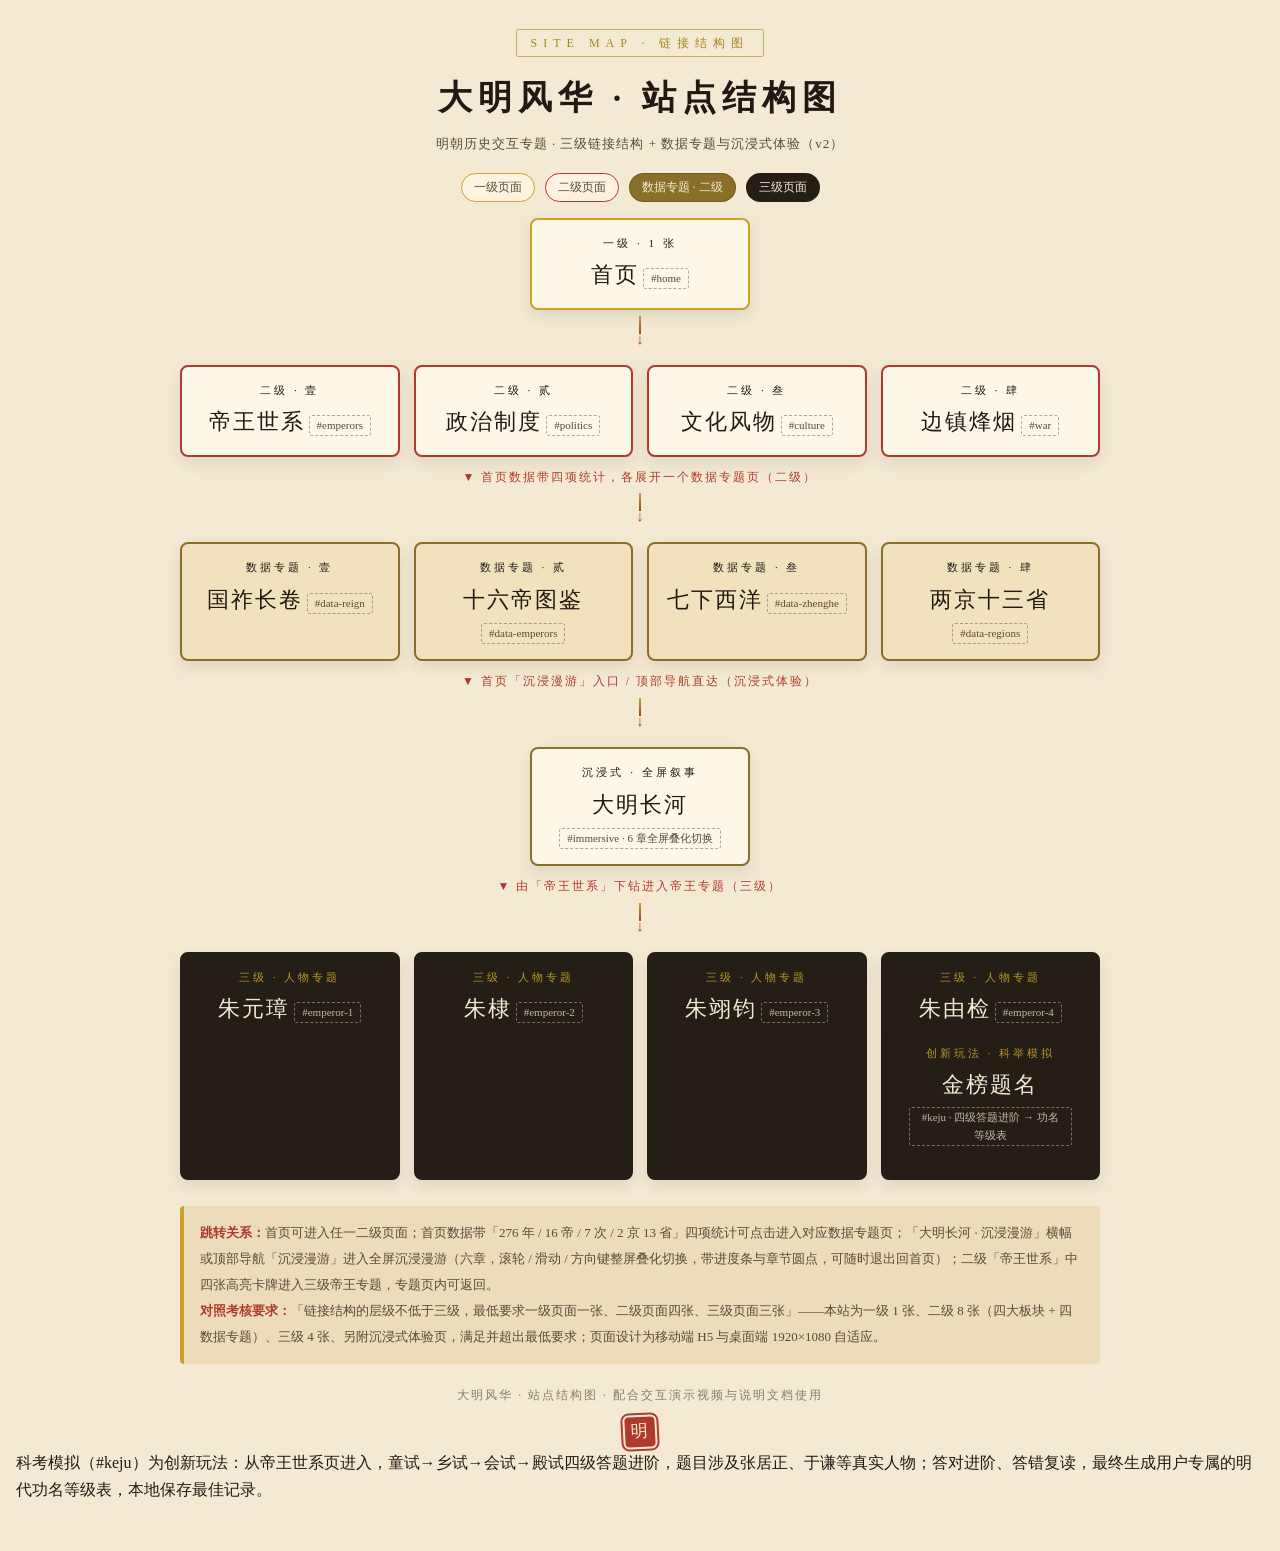
<file: 站点结构图.html>
<!DOCTYPE html>
<html lang="zh-CN">
<head>
<meta charset="UTF-8">
<meta name="viewport" content="width=device-width, initial-scale=1.0">
<title>大明风华 · 站点结构图</title>
<style>
  *{margin:0;padding:0;box-sizing:border-box}
  body{
    font-family:"Noto Serif SC","Songti SC","SimSun",serif;
    background:#f4ead4;color:#221a12;line-height:1.7;min-width:320px;
    padding:28px 16px 48px;
  }
  .page{max-width:920px;margin:0 auto}
  .head{text-align:center;margin-bottom:8px}
  .head .kicker{
    display:inline-block;font-size:12px;letter-spacing:6px;color:#a8841f;
    border:1px solid rgba(168,132,31,.6);border-radius:2px;padding:3px 14px;
  }
  h1{
    font-family:"Ma Shan Zheng","KaiTi","STKaiti",serif;
    font-size:34px;letter-spacing:6px;color:#221a12;margin-top:12px;
  }
  .head p{font-size:13px;color:#5a4a38;margin-top:6px;letter-spacing:1px}
  .legend{display:flex;gap:10px;justify-content:center;flex-wrap:wrap;margin:18px 0 6px}
  .legend span{
    font-size:12px;color:#5a4a38;border:1px solid rgba(34,26,18,.25);
    border-radius:20px;padding:3px 12px;
  }
  .legend .c1{background:#fdf3e0;border-color:#c9a227}
  .legend .c2{background:#fdf3e0;border-color:#b03a2e}
  .legend .c3{background:#241e16;color:#f4ead4}
  .legend .c4{background:#8a6f2a;color:#f4ead4}
  .level{display:grid;grid-template-columns:repeat(auto-fit,minmax(150px,1fr));gap:14px;margin:16px 0 0}
  .l1{grid-template-columns:minmax(150px,220px);justify-content:center}
  .box{
    position:relative;border-radius:8px;padding:14px 12px;text-align:center;
    background:#fdf7e8;box-shadow:0 6px 16px rgba(34,26,18,.10);
  }
  .box .lv{display:block;font-size:11px;letter-spacing:3px;margin-bottom:4px}
  .box .nm{font-family:"Ma Shan Zheng","KaiTi","STKaiti",serif;font-size:22px;letter-spacing:2px}
  .box .rt{display:inline-block;font-size:11px;color:#5a4a38;margin-top:3px;border:1px dashed rgba(34,26,18,.35);border-radius:3px;padding:0 7px}
  .box.key{border:2px solid #c9a227}
  .box.sub{border:2px solid #b03a2e}
  .box.topic{border:2px solid #241e16;background:#241e16;color:#f4ead4}
  .box.topic .rt{color:rgba(244,234,212,.75);border-color:rgba(244,234,212,.4)}
  .box.topic .lv{color:rgba(201,162,39,.9)}
  .box.data{border:2px solid #8a6f2a;background:#f1e2bd}
  .arrow{display:flex;flex-direction:column;align-items:center;justify-content:center;padding:6px 0 2px;color:#b03a2e}
  .arrow i{width:2px;height:18px;background:linear-gradient(180deg,#c9a227,#b03a2e)}
  .arrow b{font-size:15px;line-height:1;margin-top:-2px;font-style:normal}
  .branch-label{
    text-align:center;font-size:12px;letter-spacing:2px;color:#b03a2e;margin-top:10px;
  }
  .notes{
    margin-top:26px;background:#ecdcba;border-left:4px solid #c9a227;border-radius:4px;
    padding:14px 16px;font-size:13px;color:#5a4a38;line-height:2;
  }
  .notes b{color:#b03a2e}
  .foot{text-align:center;margin-top:22px;font-size:11.5px;letter-spacing:2px;color:#8a7a66}
  .foot .seal{
    display:inline-grid;place-items:center;width:34px;height:34px;margin:10px auto 0;
    background:#b03a2e;color:#f7ecd4;font-family:"Ma Shan Zheng","KaiTi",serif;font-size:17px;
    border:2px solid #f7ecd4;border-radius:6px;box-shadow:0 0 0 2px #b03a2e;
    transform:rotate(-3deg);
  }
  @media (max-width:560px){
    h1{font-size:28px;letter-spacing:4px}
    .level{grid-template-columns:repeat(2,1fr)}
    .box .nm{font-size:20px}
  }
</style>
</head>
<body>
<div class="page">
  <div class="head">
    <span class="kicker">SITE MAP · 链接结构图</span>
    <h1>大明风华 · 站点结构图</h1>
    <p>明朝历史交互专题 · 三级链接结构 + 数据专题与沉浸式体验（v2）</p>
  </div>

  <div class="legend">
    <span class="c1">一级页面</span>
    <span class="c2">二级页面</span>
    <span class="c4">数据专题 · 二级</span>
    <span class="c3">三级页面</span>
  </div>

  <!-- 一级 -->
  <div class="level l1">
    <div class="box key">
      <span class="lv">一级 · 1 张</span>
      <span class="nm">首页</span>
      <span class="rt">#home</span>
    </div>
  </div>
  <div class="arrow"><i></i><b>↓</b></div>

  <!-- 二级：四大板块 -->
  <div class="level">
    <div class="box sub">
      <span class="lv">二级 · 壹</span>
      <span class="nm">帝王世系</span>
      <span class="rt">#emperors</span>
    </div>
    <div class="box sub">
      <span class="lv">二级 · 贰</span>
      <span class="nm">政治制度</span>
      <span class="rt">#politics</span>
    </div>
    <div class="box sub">
      <span class="lv">二级 · 叁</span>
      <span class="nm">文化风物</span>
      <span class="rt">#culture</span>
    </div>
    <div class="box sub">
      <span class="lv">二级 · 肆</span>
      <span class="nm">边镇烽烟</span>
      <span class="rt">#war</span>
    </div>
  </div>

  <!-- 数据专题（从首页数据带进入） -->
  <div class="branch-label">▼ 首页数据带四项统计，各展开一个数据专题页（二级）</div>
  <div class="arrow"><i></i><b>↓</b></div>
  <div class="level">
    <div class="box data">
      <span class="lv">数据专题 · 壹</span>
      <span class="nm">国祚长卷</span>
      <span class="rt">#data-reign</span>
    </div>
    <div class="box data">
      <span class="lv">数据专题 · 贰</span>
      <span class="nm">十六帝图鉴</span>
      <span class="rt">#data-emperors</span>
    </div>
    <div class="box data">
      <span class="lv">数据专题 · 叁</span>
      <span class="nm">七下西洋</span>
      <span class="rt">#data-zhenghe</span>
    </div>
    <div class="box data">
      <span class="lv">数据专题 · 肆</span>
      <span class="nm">两京十三省</span>
      <span class="rt">#data-regions</span>
    </div>
  </div>

  <!-- 沉浸式 -->
  <div class="branch-label">▼ 首页「沉浸漫游」入口 / 顶部导航直达（沉浸式体验）</div>
  <div class="arrow"><i></i><b>↓</b></div>
  <div class="level l1">
    <div class="box key" style="border-color:#8a6f2a">
      <span class="lv">沉浸式 · 全屏叙事</span>
      <span class="nm">大明长河</span>
      <span class="rt">#immersive · 6 章全屏叠化切换</span>
    </div>
  </div>

  <!-- 三级 -->
  <div class="branch-label">▼ 由「帝王世系」下钻进入帝王专题（三级）</div>
  <div class="arrow"><i></i><b>↓</b></div>
  <div class="level">
    <div class="box topic">
      <span class="lv">三级 · 人物专题</span>
      <span class="nm">朱元璋</span>
      <span class="rt">#emperor-1</span>
    </div>
    <div class="box topic">
      <span class="lv">三级 · 人物专题</span>
      <span class="nm">朱棣</span>
      <span class="rt">#emperor-2</span>
    </div>
    <div class="box topic">
      <span class="lv">三级 · 人物专题</span>
      <span class="nm">朱翊钧</span>
      <span class="rt">#emperor-3</span>
    </div>
    <div class="box topic">
      <span class="lv">三级 · 人物专题</span>
      <span class="nm">朱由检</span>
      <span class="rt">#emperor-4</span>
    
    <div class="box topic">
      <span class="lv">创新玩法 · 科举模拟</span>
      <span class="nm">金榜题名</span>
      <span class="rt">#keju · 四级答题进阶 → 功名等级表</span>
    </div></div>
  </div>

  <div class="notes">
    <b>跳转关系：</b>首页可进入任一二级页面；首页数据带「276 年 / 16 帝 / 7 次 / 2 京 13 省」四项统计可点击进入对应数据专题页；「大明长河 · 沉浸漫游」横幅或顶部导航「沉浸漫游」进入全屏沉浸漫游（六章，滚轮 / 滑动 / 方向键整屏叠化切换，带进度条与章节圆点，可随时退出回首页）；二级「帝王世系」中四张高亮卡牌进入三级帝王专题，专题页内可返回。<br>
    <b>对照考核要求：</b>「链接结构的层级不低于三级，最低要求一级页面一张、二级页面四张、三级页面三张」——本站为一级 1 张、二级 8 张（四大板块 + 四数据专题）、三级 4 张、另附沉浸式体验页，满足并超出最低要求；页面设计为移动端 H5 与桌面端 1920×1080 自适应。
  </div>

  <div class="foot">
    <div>大明风华 · 站点结构图 · 配合交互演示视频与说明文档使用</div>
    <span class="seal">明</span>
  </div>
</div>
</body>
</html<div class="note" style="margin-top:18px;font-size:12.5px;color:#6d614a;line-height:2">科考模拟（#keju）为创新玩法：从帝王世系页进入，童试→乡试→会试→殿试四级答题进阶，题目涉及张居正、于谦等真实人物；答对进阶、答错复读，最终生成用户专属的明代功名等级表，本地保存最佳记录。</div>
</body>
</file>
<file: css/style.css>
/* ============================================================
   大明风华 · 明朝历史交互专题站  H5
   设计语言：宣纸底 · 墨色 · 朱砂 · 鎏金（对齐参考站视觉）
   ============================================================ */

/* ---------- 设计令牌 ---------- */
:root{
  --paper:#f4ead4;
  --paper-2:#ecdcba;
  --paper-3:#e3cfa6;
  --ink:#221a12;
  --ink-soft:#5a4a38;
  --cinnabar:#b03a2e;
  --cinnabar-2:#8e2a1f;
  --gold:#c9a227;
  --gold-2:#a8841f;
  --charcoal:#241e16;
  --charcoal-2:#1a1510;
  --line:rgba(34,26,18,.22);
  --font-display:"Ma Shan Zheng","KaiTi","STKaiti","KaiTi_GB2312",serif;
  --font-serif:"Noto Serif SC","Songti SC","SimSun",serif;
  --font-sans:"Noto Sans SC","PingFang SC","Microsoft YaHei",sans-serif;
  --topbar-h:60px;
  --tabbar-h:56px;
}

*{margin:0;padding:0;box-sizing:border-box}
html{scroll-behavior:smooth;-webkit-text-size-adjust:100%}
body{
  font-family:var(--font-serif);
  background:var(--paper);
  color:var(--ink);
  line-height:1.7;
  min-width:320px;
  padding-bottom:calc(var(--tabbar-h) + env(safe-area-inset-bottom));
  -webkit-font-smoothing:antialiased;
}
img{display:block;max-width:100%}
a{color:inherit;text-decoration:none}
button{font-family:inherit;cursor:pointer;background:none;border:none;color:inherit}
::selection{background:var(--cinnabar);color:var(--paper)}

/* ---------- 顶部栏 ---------- */
.topbar{
  position:fixed;top:0;left:0;right:0;z-index:100;
  display:flex;align-items:center;gap:8px;
  padding:0 14px;height:var(--topbar-h);
  background:linear-gradient(180deg,rgba(28,22,14,.96),rgba(28,22,14,.9));
  color:var(--paper);border-bottom:1px solid rgba(201,162,39,.35);
}
.brand{display:flex;align-items:center;gap:10px;cursor:pointer;min-width:0;min-height:44px}
.brand-seal{
  width:36px;height:36px;flex:none;display:grid;place-items:center;
  background:var(--cinnabar);color:#f7ecd4;
  font-family:var(--font-display);font-size:21px;line-height:1;
  border:2px solid #f7ecd4;border-radius:6px;
  box-shadow:0 0 0 2px var(--cinnabar),inset 0 0 0 1px rgba(0,0,0,.15);
}
.brand-name{font-family:var(--font-display);font-size:21px;line-height:1.15;color:var(--gold);letter-spacing:4px;white-space:nowrap}
.brand-sub{font-size:11px;line-height:1;color:rgba(244,234,212,.6);letter-spacing:1.5px;margin-top:3px;white-space:nowrap}
.back-btn{
  display:none;flex:none;width:44px;height:44px;place-items:center;
  border:1px solid rgba(201,162,39,.55);border-radius:4px;
  color:var(--gold);font-size:22px;line-height:1;padding-bottom:3px;
}
.back-btn.show{display:grid}
.back-btn:active{background:rgba(201,162,39,.2)}

.nav{display:none;align-items:center;gap:2px;margin-left:auto}
.nav a{
  position:relative;display:flex;align-items:center;gap:6px;
  padding:8px 14px;font-size:15px;color:rgba(244,234,212,.85);
  border-radius:4px;transition:color .2s,background .2s;
}
.nav a:hover{color:#fff;background:rgba(201,162,39,.16)}
.nav a.active{color:var(--gold)}
.nav a.active::after{
  content:"";position:absolute;left:14px;right:14px;bottom:3px;height:2px;background:var(--gold);
}
.nav-dot{width:6px;height:6px;background:var(--cinnabar);border-radius:50%}

/* ---------- 页面切换 ---------- */
.page{display:none;min-height:100vh;padding-top:var(--topbar-h)}
.page.active{display:block;animation:pageIn .6s cubic-bezier(.22,.9,.32,1) both}
@keyframes pageIn{
  from{opacity:0;transform:translateY(14px)}
  to{opacity:1;transform:none}
}

/* ---------- 二级页头 ---------- */
.page-head{
  position:relative;height:42vh;min-height:280px;max-height:440px;overflow:hidden;
  display:flex;align-items:center;justify-content:center;
}
.page-head img{position:absolute;inset:0;width:100%;height:100%;object-fit:cover;object-position:center}
.page-head::after{
  content:"";position:absolute;inset:0;
  background:linear-gradient(180deg,rgba(24,18,10,.45),rgba(24,18,10,.66) 78%,var(--paper) 100%);
}
.page-head-inner{position:relative;z-index:2;text-align:center;color:#f7ecd4;padding:0 20px}
.page-head-kicker{
  font-size:12px;letter-spacing:6px;color:var(--gold);
  border:1px solid rgba(201,162,39,.6);border-radius:2px;
  display:inline-block;padding:3px 12px;margin-bottom:12px;background:rgba(24,18,10,.35);
}
.page-head-title{
  font-family:var(--font-display);font-size:44px;letter-spacing:8px;color:#f7ecd4;
  text-shadow:0 4px 22px rgba(0,0,0,.55);
}
.page-head-sub{margin-top:8px;font-size:14px;letter-spacing:3px;color:rgba(247,236,212,.85)}

/* 帝王专题页头（水墨风 CSS 设计） */
.page-head-ink{
  background:
    radial-gradient(1200px 500px at 50% -10%, rgba(176,58,46,.35), transparent 60%),
    linear-gradient(180deg,var(--charcoal) 0%,var(--charcoal-2) 78%,var(--paper) 100%);
  border-bottom:1px solid rgba(201,162,39,.4);
}
.page-head-ink::after{display:none}
.head-watermark{
  position:absolute;right:6%;top:50%;transform:translateY(-52%);
  font-family:var(--font-display);font-size:clamp(120px,26vw,230px);line-height:1;
  color:rgba(201,162,39,.14);pointer-events:none;user-select:none;
}

/* ---------- 印章 ---------- */
.seal{
  display:inline-grid;place-items:center;
  width:52px;height:52px;background:var(--cinnabar);color:#f7ecd4;
  font-family:var(--font-display);font-size:28px;line-height:1;
  border:2px solid #f7ecd4;border-radius:8px;
  box-shadow:0 0 0 2px var(--cinnabar),0 6px 16px rgba(142,42,31,.35);
  transform:rotate(-3deg);flex:none;
}
.seal.sm{width:40px;height:40px;font-size:21px}
@keyframes stampIn{
  0%{opacity:0;transform:scale(1.9) rotate(-6deg)}
  55%{opacity:1;transform:scale(.92) rotate(-3deg)}
  75%{transform:scale(1.06) rotate(-3deg)}
  100%{opacity:1;transform:scale(1) rotate(-3deg)}
}
.stamp{animation:stampIn .55s cubic-bezier(.2,.8,.3,1.05) both}
.stamp-2{animation:stampIn .55s cubic-bezier(.2,.8,.3,1.05) .25s both}

/* ---------- 首页 Hero 轮播 ---------- */
.hero{
  position:relative;height:calc(100vh - var(--topbar-h));height:calc(100svh - var(--topbar-h));min-height:520px;overflow:hidden;
  display:flex;align-items:center;justify-content:center;text-align:center;
}
.hero-slides{position:absolute;inset:0}
.hero-slide{
  position:absolute;inset:0;opacity:0;transition:opacity 1.2s ease;
  background-size:cover;background-position:center;
}
.slide-0{background-image:url('../images/hero-main.jpg')}
.slide-1{background-image:url('../images/hero-lineage.jpg')}
.slide-2{background-image:url('../images/hero-ministers.jpg')}
.slide-3{background-image:url('../images/hero-culture.jpg')}
.slide-4{background-image:url('../images/hero-war.jpg')}
.hero-slide.active{opacity:1}
.hero-slide.active::after{
  content:"";position:absolute;inset:0;
  background:
    linear-gradient(180deg,rgba(20,15,9,.5) 0%,rgba(20,15,9,.34) 42%,rgba(24,18,10,.78) 100%);
}
.hero-veil{position:absolute;inset:0;background:linear-gradient(180deg,rgba(20,15,9,.22),rgba(20,15,9,.1) 40%,rgba(24,18,10,.66));z-index:1}
.hero-inner{position:relative;z-index:2;max-width:920px;padding:24px;margin-top:-24px}
.hero-kicker{
  display:inline-flex;align-items:center;gap:10px;
  font-size:12px;letter-spacing:5px;color:var(--gold);
  border-top:1px solid rgba(201,162,39,.7);border-bottom:1px solid rgba(201,162,39,.7);
  padding:5px 16px;margin-bottom:22px;background:rgba(20,15,9,.25);
}
.hero-title{
  font-family:var(--font-display);font-size:clamp(64px,16vw,110px);line-height:1.1;letter-spacing:10px;
  color:#f7ecd4;text-shadow:0 8px 40px rgba(0,0,0,.6);
  animation:fadeUp 1s .15s both;
}
.hero-title em{font-style:normal;color:var(--gold)}
.hero-sub{margin-top:14px;font-size:16px;letter-spacing:5px;color:rgba(247,236,212,.9);animation:fadeUp 1s .35s both}
.hero-desc{margin:20px auto 0;max-width:600px;font-size:14.5px;line-height:2;letter-spacing:1px;color:rgba(247,236,212,.82);animation:fadeUp 1s .5s both}
.hero-actions{display:flex;gap:14px;justify-content:center;margin-top:32px;animation:fadeUp 1s .65s both}
.btn{
  display:inline-flex;align-items:center;gap:8px;
  padding:12px 28px;font-size:15px;letter-spacing:3px;border-radius:4px;
  border:1px solid transparent;transition:transform .2s,background .2s,color .2s,box-shadow .2s;
}
.btn:active{transform:translateY(1px)}
.btn-gold{background:var(--gold);color:#241e16}
.btn-gold:active{box-shadow:0 4px 16px rgba(201,162,39,.45)}
.btn-ghost{border-color:rgba(247,236,212,.75);color:#f7ecd4}
.btn-ghost:active{background:rgba(247,236,212,.14)}
.hero-caption{
  position:absolute;left:50%;bottom:74px;transform:translateX(-50%);z-index:3;
  max-width:86vw;font-size:14px;letter-spacing:4px;color:rgba(247,236,212,.92);
  text-shadow:0 2px 10px rgba(0,0,0,.6);transition:opacity .6s;white-space:nowrap;
}
.hero-dots{
  position:absolute;left:50%;bottom:44px;transform:translateX(-50%);z-index:3;
  display:flex;gap:9px;align-items:center;
}
.hero-dot{
  width:7px;height:7px;border-radius:50%;background:rgba(244,234,212,.45);
  transition:all .3s;cursor:pointer;
}
.hero-dot.active{width:22px;border-radius:4px;background:var(--gold)}
.hero-scroll{
  position:absolute;left:50%;bottom:12px;transform:translateX(-50%);z-index:3;
  display:flex;flex-direction:column;align-items:center;gap:3px;
  font-size:12px;letter-spacing:3px;color:rgba(244,234,212,.65);
}
.chevron{width:10px;height:10px;border-right:1.5px solid rgba(244,234,212,.7);border-bottom:1.5px solid rgba(244,234,212,.7);transform:rotate(45deg);animation:chev 1.6s infinite}
@keyframes chev{0%,100%{transform:rotate(45deg) translate(0,0)}50%{transform:rotate(45deg) translate(3px,3px)}}
@keyframes fadeUp{from{opacity:0;transform:translateY(22px)}to{opacity:1;transform:none}}

/* ---------- 数据带 ---------- */
.stats-band{
  background:var(--charcoal);color:#f7ecd4;
  display:grid;grid-template-columns:repeat(4,1fr);gap:16px;text-align:center;
  padding:34px 16px;
}
.stat-num{font-family:var(--font-display);font-size:44px;color:var(--gold);line-height:1.2}
.stat-num small{font-size:18px;margin-left:2px}
.stat-label{font-size:12.5px;letter-spacing:3px;color:rgba(244,234,212,.72);margin-top:4px}

/* ---------- 通用区块 ---------- */
.wrap{max-width:1280px;margin:0 auto;padding:52px 18px}
.section-label{display:flex;align-items:center;gap:14px;margin-bottom:10px}
.section-label .seal{width:42px;height:42px;font-size:22px;border-radius:6px}
.section-title{font-family:var(--font-display);font-size:32px;letter-spacing:4px;color:var(--ink)}
.section-note{color:var(--ink-soft);font-size:13.5px;letter-spacing:1px;margin-top:4px}
.rule{height:1px;background:linear-gradient(90deg,var(--gold),rgba(201,162,39,0));margin:18px 0 0}

/* ---------- 板块入口卡 ---------- */
.entry-grid{display:grid;grid-template-columns:1fr 1fr;gap:16px;margin-top:30px}
.entry-card{
  position:relative;border-radius:8px;overflow:hidden;cursor:pointer;
  min-height:190px;display:flex;align-items:flex-end;
  background-size:cover;background-position:center;
  border:1px solid var(--line);
  box-shadow:0 10px 26px rgba(34,26,18,.16);
  transition:transform .3s,box-shadow .3s;
}
.entry-card::after{
  content:"";position:absolute;inset:0;
  background:linear-gradient(180deg,rgba(24,18,10,.08) 20%,rgba(24,18,10,.82) 100%);
}
.entry-card:active{transform:scale(.985)}
.entry-seal{
  position:absolute;top:12px;right:12px;z-index:2;
  width:34px;height:34px;display:grid;place-items:center;
  background:var(--cinnabar);color:#f7ecd4;font-family:var(--font-display);font-size:17px;
  border:1.5px solid #f7ecd4;border-radius:5px;transform:rotate(-3deg);
}
.entry-body{position:relative;z-index:2;padding:16px 16px 15px;width:100%;text-align:left;color:#f7ecd4}
.entry-name{font-family:var(--font-display);font-size:23px;letter-spacing:2px}
.entry-desc{font-size:13px;color:rgba(247,236,212,.82);margin-top:5px;line-height:1.7}
.entry-more{display:inline-flex;align-items:center;gap:5px;margin-top:8px;font-size:12.5px;color:var(--gold);letter-spacing:2px}

/* ---------- 首页时间轴 ---------- */
.timeline-vertical{position:relative;margin:32px auto 0;max-width:860px;padding-left:30px}
.timeline-vertical::before{
  content:"";position:absolute;left:17px;top:8px;bottom:8px;width:2px;
  background:linear-gradient(180deg,var(--gold),var(--cinnabar));
}
.tl-item{position:relative;padding:0 0 30px 22px}
.tl-item::before{
  content:"";position:absolute;left:-22px;top:6px;width:14px;height:14px;
  background:var(--cinnabar);border:3px solid var(--paper);border-radius:50%;
  box-shadow:0 0 0 2px var(--cinnabar);
}
.tl-year{font-family:var(--font-display);font-size:23px;color:var(--cinnabar)}
.tl-title{font-size:16px;font-weight:700;margin-top:2px}
.tl-text{font-size:13.5px;color:var(--ink-soft);margin-top:5px;max-width:640px}

/* ---------- 帝王世系 ---------- */
.emperor-grid{display:grid;grid-template-columns:repeat(2,1fr);gap:14px;margin-top:30px}
.emp-card{
  position:relative;background:#fdf7e8;border:1px solid var(--line);border-radius:8px;
  padding:16px 14px 14px;cursor:default;
  transition:transform .25s,box-shadow .25s,border-color .25s;
}
.emp-card.key{cursor:pointer}
.emp-card.key:active{transform:scale(.985)}
.emp-card .seal{position:absolute;top:12px;right:12px;width:32px;height:32px;font-size:17px}
.emp-temple{font-family:var(--font-display);font-size:22px;padding-right:38px}
.emp-name{font-size:12.5px;color:var(--ink-soft);letter-spacing:1px;margin-top:1px}
.emp-years{display:inline-block;margin-top:8px;font-size:12px;color:#f7ecd4;background:var(--charcoal);border-radius:3px;padding:2px 9px;letter-spacing:1px}
.emp-remark{font-size:12.5px;color:var(--ink-soft);margin-top:8px;line-height:1.7}
.emp-more{
  display:inline-flex;align-items:center;gap:5px;margin-top:10px;font-size:12.5px;
  color:#f7ecd4;background:var(--cinnabar);padding:4px 12px;border-radius:3px;letter-spacing:2px;
  transition:background .2s;
}
.emp-more:active{background:var(--cinnabar-2)}
.emp-card.key{border-color:var(--cinnabar);background:linear-gradient(180deg,#fdf3e0,#f8e7c8)}

/* ---------- 政治：组织架构图 ---------- */
.organogram{
  max-width:760px;margin:36px auto 0;display:flex;flex-direction:column;align-items:center;
}
.o-node{
  min-width:148px;max-width:92%;padding:12px 20px;text-align:center;
  background:#fdf7e8;border:1px solid var(--line);border-left:4px solid var(--gold);
  border-radius:6px;font-family:var(--font-display);font-size:20px;letter-spacing:2px;
  box-shadow:0 6px 16px rgba(34,26,18,.08);
}
.o-king{border-left-color:var(--cinnabar);background:linear-gradient(180deg,#fdf3e0,#f8e7c8);font-size:24px}
.o-six{border-left-color:var(--cinnabar);font-size:22px}
.o-sub{font-family:var(--font-serif);font-size:12px;color:var(--ink-soft);letter-spacing:1px;margin-top:2px;font-weight:400}
.o-link{width:2px;height:26px;background:linear-gradient(180deg,var(--gold),var(--cinnabar))}
.o-row{display:grid;grid-template-columns:1fr 1fr;gap:18px;width:100%;justify-items:center}
.o-supervise{grid-template-columns:repeat(3,1fr)}
.o-bracket{
  width:86%;border-top:2px dashed var(--cinnabar);margin-top:4px;text-align:center;
}
.o-bracket span{
  position:relative;top:-11px;background:var(--paper);padding:0 14px;
  font-size:12px;color:var(--cinnabar);letter-spacing:3px;
}

/* ---------- 政治：制度卡 & 名臣 ---------- */
.pol-grid{display:grid;grid-template-columns:1fr 1fr;gap:14px;margin-top:30px}
.pol-card{
  position:relative;background:#fdf7e8;border:1px solid var(--line);border-radius:8px;
  padding:16px 16px 16px 62px;
}
.pol-seal{
  position:absolute;left:14px;top:16px;width:36px;height:36px;display:grid;place-items:center;
  background:var(--cinnabar);color:#f7ecd4;font-family:var(--font-display);font-size:18px;
  border:1.5px solid #f7ecd4;border-radius:5px;box-shadow:0 0 0 1.5px var(--cinnabar);
}
.pol-card h3{font-family:var(--font-display);font-size:19px;letter-spacing:2px;color:var(--ink)}
.pol-card p{font-size:13px;color:var(--ink-soft);margin-top:5px;line-height:1.8}
.minister-strip{display:grid;grid-template-columns:1fr 1fr;gap:14px;margin-top:30px}
.minister-card{
  background:#fdf7e8;border:1px solid var(--line);border-left:4px solid var(--cinnabar);
  border-radius:6px;padding:14px 16px;display:flex;align-items:center;gap:12px;
}
.m-seal{
  width:40px;height:40px;flex:none;display:grid;place-items:center;
  background:var(--charcoal);color:var(--gold);font-family:var(--font-display);font-size:18px;
  border-radius:5px;
}
.m-name{font-family:var(--font-display);font-size:19px}
.m-role{font-size:12px;color:var(--cinnabar);letter-spacing:1.5px;margin-top:1px}

/* ---------- 文化：Tabs 与卡片 ---------- */
.tabs{display:flex;gap:10px;margin-top:28px;flex-wrap:wrap}
.tab-btn{
  padding:8px 24px;font-size:14px;letter-spacing:3px;border-radius:4px;
  background:transparent;border:1px solid var(--line);color:var(--ink-soft);
  transition:all .25s;
}
.tab-btn:active{border-color:var(--cinnabar);color:var(--cinnabar)}
.tab-btn.active{background:var(--cinnabar);border-color:var(--cinnabar);color:#f7ecd4}
.tab-panel{display:none;margin-top:26px}
.tab-panel.active{display:block;animation:fadeUp .5s both}
.feature-row{display:grid;grid-template-columns:1fr;gap:18px;align-items:stretch}
.feature-card{background:#fdf7e8;border:1px solid var(--line);border-radius:8px;overflow:hidden;display:flex;flex-direction:column}
.feature-card img{height:200px;width:100%;object-fit:cover}
.feature-body{padding:16px 18px 20px;flex:1}
.feature-title{font-family:var(--font-display);font-size:21px}
.feature-tag{display:inline-block;margin-top:7px;font-size:12px;color:var(--gold-2);letter-spacing:2px;border:1px solid rgba(168,132,31,.5);border-radius:2px;padding:1px 8px}
.feature-desc{font-size:13.5px;color:var(--ink-soft);margin-top:8px;line-height:1.9}

/* ---------- 边镇烽烟 ---------- */
.war-timeline{margin-top:32px}
.war-line{
  position:relative;display:grid;grid-template-columns:repeat(2,1fr);gap:20px 12px;padding-top:10px;
}
.war-line::before{
  content:"";position:absolute;top:16px;left:16px;right:16px;height:2px;
  background:linear-gradient(90deg,var(--gold),var(--cinnabar));
}
.war-node{text-align:center;cursor:pointer;padding:0 4px;transition:transform .2s}
.war-node:active{transform:translateY(-3px)}
.war-node .dot{
  width:13px;height:13px;margin:0.5px auto 10px;border-radius:50%;
  background:var(--paper);border:3px solid var(--cinnabar);box-shadow:0 0 0 2px var(--cinnabar);
}
.war-node .yr{font-family:var(--font-display);font-size:18px;color:var(--cinnabar)}
.war-node .ev{font-size:12.5px;color:var(--ink-soft);margin-top:3px;line-height:1.5}
.war-detail{
  margin-top:26px;background:#fdf7e8;border:1px solid var(--line);border-left:4px solid var(--cinnabar);
  border-radius:6px;padding:22px 22px;min-height:110px;
}
.war-detail h4{font-family:var(--font-display);font-size:23px;color:var(--ink)}
.war-detail .d-year{color:var(--cinnabar);font-size:13px;letter-spacing:2px;margin-top:2px}
.war-detail p{margin-top:9px;font-size:13.5px;color:var(--ink-soft);line-height:2;max-width:900px}
.garrison-strip{
  display:flex;flex-wrap:wrap;gap:12px;margin-top:30px;justify-content:center;
}
.garrison-strip span{
  min-width:74px;padding:12px 14px;text-align:center;
  background:#fdf7e8;border:1.5px solid var(--gold-2);border-radius:6px;
  font-family:var(--font-display);font-size:19px;color:var(--cinnabar);
  box-shadow:inset 0 0 0 1px rgba(201,162,39,.25);
}

/* ---------- 帝王专题（三级页） ---------- */
.three-col{display:grid;grid-template-columns:1fr;gap:36px;margin-top:32px;align-items:start}
.emperor-portrait .frame{
  position:relative;border-radius:10px;overflow:hidden;
  border:2px solid var(--gold);box-shadow:0 18px 44px rgba(34,26,18,.28);
  max-width:360px;margin:0 auto;
}
.emperor-portrait img{width:100%;height:auto}
.portrait-seal{position:absolute;right:14px;top:14px;z-index:2}
.portrait-caption{margin-top:12px;font-size:13px;color:var(--ink-soft);text-align:center;letter-spacing:2px}
.emp-facts{display:grid;grid-template-columns:repeat(3,1fr);gap:12px;margin-top:26px}
.fact-card{background:#fdf7e8;border:1px solid var(--line);border-radius:8px;padding:16px 8px;text-align:center}
.fact-card .f-num{font-family:var(--font-display);font-size:29px;color:var(--cinnabar)}
.fact-card .f-num small{font-size:14px;margin-left:1px}
.fact-card .f-label{font-size:12px;color:var(--ink-soft);letter-spacing:1px;margin-top:3px}
.chapter{margin-top:28px;position:relative;padding-left:20px}
.chapter::before{content:"";position:absolute;left:0;top:9px;bottom:9px;width:3px;background:var(--gold)}
.chapter h3{font-family:var(--font-display);font-size:24px;color:var(--cinnabar);letter-spacing:2px}
.chapter p{margin-top:10px;font-size:14px;color:var(--ink-soft);line-height:2.05}
.topic-events{margin-top:30px;padding-left:20px;position:relative}
.topic-events::before{content:"";position:absolute;left:7px;top:6px;bottom:6px;width:2px;background:var(--line)}
.ev-item{position:relative;padding:0 0 16px 20px}
.ev-item::before{
  content:"";position:absolute;left:-20px;top:5px;width:11px;height:11px;border-radius:50%;
  background:var(--paper);border:3px solid var(--cinnabar);
}
.ev-item .ev-yr{font-family:var(--font-display);font-size:17px;color:var(--cinnabar)}
.ev-item .ev-tx{font-size:13px;color:var(--ink-soft);margin-top:1px;line-height:1.8}
.back-link{
  display:inline-flex;align-items:center;justify-content:center;gap:8px;margin:26px 0 8px;
  min-height:44px;box-sizing:border-box;
  font-size:14px;letter-spacing:2px;color:var(--cinnabar);border:1px solid rgba(176,58,46,.5);
  padding:9px 20px;border-radius:4px;transition:all .25s;
}
.back-link:active{background:var(--cinnabar);color:#f7ecd4}

/* ---------- 移动端底部导航 ---------- */
.tabbar{
  position:fixed;left:0;right:0;bottom:0;z-index:100;
  display:grid;grid-template-columns:repeat(5,1fr);
  height:calc(var(--tabbar-h) + env(safe-area-inset-bottom));
  padding-bottom:env(safe-area-inset-bottom);
  background:rgba(28,22,14,.97);
  border-top:1px solid rgba(201,162,39,.35);
}
.tabbar a{
  position:relative;
  display:flex;flex-direction:column;align-items:center;justify-content:center;gap:3px;
  color:rgba(244,234,212,.6);font-size:11px;letter-spacing:2px;
  transition:color .2s;
}
.tabbar a svg{width:21px;height:21px;fill:none;stroke:currentColor;stroke-width:1.6;stroke-linecap:round;stroke-linejoin:round}
.tabbar a.active{color:var(--gold)}
.tabbar a.active::before{
  content:"";position:absolute;top:0;width:26px;height:2px;background:var(--gold);
}

/* ---------- 页脚 ---------- */
.footer{
  background:var(--charcoal);color:rgba(244,234,212,.75);
  padding:36px 20px calc(28px + env(safe-area-inset-bottom));text-align:center;
}
.footer .f-brand{font-family:var(--font-display);font-size:24px;color:var(--gold);letter-spacing:6px}
.footer p{font-size:12px;margin-top:9px;letter-spacing:1px;color:rgba(244,234,212,.55)}
.footer .f-seals{display:flex;justify-content:center;gap:12px;margin-top:18px}
.footer .seal{width:32px;height:32px;font-size:16px;opacity:.85}

/* ---------- 回到顶部 ---------- */
.to-top{
  position:fixed;right:16px;bottom:calc(var(--tabbar-h) + env(safe-area-inset-bottom) + 16px);z-index:90;
  width:44px;height:44px;border-radius:50%;border:1px solid rgba(201,162,39,.6);
  background:rgba(28,22,14,.88);color:var(--gold);font-size:17px;
  display:none;place-items:center;transition:background .2s;
}
.to-top.show{display:grid}
.to-top:active{background:var(--cinnabar);color:#f7ecd4;border-color:var(--cinnabar)}

/* ============================================================
   响应式
   ============================================================ */
@media (min-width:769px){
  body{padding-bottom:0}
  .topbar{padding:0 32px;height:64px}
  :root{--topbar-h:64px}
  .nav{display:flex}
  .tabbar{display:none}
  .page-head{height:46vh;min-height:330px;max-height:560px}
  .page-head-title{font-size:56px;letter-spacing:10px}
  .wrap{padding:64px 32px}
  .section-title{font-size:38px;letter-spacing:5px}
  .entry-grid{grid-template-columns:repeat(4,1fr);gap:22px}
  .entry-card{min-height:230px}
  .emperor-grid{grid-template-columns:repeat(4,1fr);gap:20px}
  .pol-grid{grid-template-columns:repeat(3,1fr);gap:18px}
  .minister-strip{grid-template-columns:repeat(4,1fr);gap:20px}
  .feature-row{grid-template-columns:1fr 1fr;gap:28px}
  .feature-card img{height:210px}
  .war-line{grid-template-columns:repeat(7,1fr);gap:0}
  .war-line::before{top:16px;left:0;right:0}
  .three-col{grid-template-columns:420px 1fr;gap:40px}
  .emp-facts{gap:16px}
  .stats-band{gap:24px;padding:40px 32px}
  .stat-num{font-size:52px}
  .hero-caption{bottom:88px}
  .hero-dots{bottom:56px}
  .to-top{right:26px;bottom:30px}
}
@media (min-width:1080px){
  .emperor-grid{grid-template-columns:repeat(4,1fr)}
  .feature-row{gap:28px}
}
@media (max-width:420px){
  .brand-sub{display:none}
  .hero-title{letter-spacing:6px}
  .page-head-title{font-size:38px;letter-spacing:5px}
  .emp-facts{grid-template-columns:repeat(3,1fr)}
}

/* 减少动效偏好 */
@media (prefers-reduced-motion:reduce){
  *,*::before,*::after{animation-duration:.01ms !important;transition-duration:.01ms !important}
  html{scroll-behavior:auto}
}

/* ============================================================
   迭代二 · 数据专题页 + 沉浸式漫游
   ============================================================ */

.btn-keju{background:var(--cinnabar);color:#f7ecd4;border:1px solid rgba(244,234,212,.4);box-shadow:0 8px 26px rgba(176,58,46,.5)}
.btn-keju:hover{transform:translateY(-2px);background:#c24336}
.nav-keju{color:#f2c94c}

/* 首页数据带：可点击入口 */
.stat-cell{cursor:pointer;transition:transform .25s,background .25s;border-radius:8px;padding:10px 6px}
.stat-cell:hover{transform:translateY(-3px);background:rgba(247,236,212,.07)}
.stat-cell:active{transform:translateY(0)}
.stat-more{display:block;margin-top:7px;font-size:11px;letter-spacing:1px;color:rgba(201,162,39,.9)}

/* 数据页 · 时代长卷 */
.era-band-wrap{margin-top:30px;overflow-x:auto;padding-bottom:6px;-webkit-overflow-scrolling:touch}
.era-band{display:flex;min-width:760px;height:132px;border-radius:8px;overflow:hidden;box-shadow:0 8px 24px rgba(34,26,18,.18)}
.era{display:flex;flex-direction:column;justify-content:flex-end;align-items:center;padding:10px 6px;text-align:center}
.era .era-name{font-family:var(--font-display);font-size:15px;letter-spacing:2px;color:#f7ecd4;line-height:1.3}
.era .era-yr{font-size:10.5px;color:rgba(247,236,212,.82);margin-top:4px;letter-spacing:.5px}
.era.e1{background:#7a2a20}
.era.e2{background:#9c3a2c}
.era.e3{background:#b3562f}
.era.e4{background:#c9852f}
.era.e5{background:#a8841f}
.era.e6{background:#8a6f2a}
.era.e7{background:#3c3329}
.era-scale{display:flex;justify-content:space-between;margin-top:8px;font-size:11px;color:var(--ink-soft);letter-spacing:1px;min-width:760px}

/* 数据页 · 事实卡 4 列 */
.facts4{grid-template-columns:repeat(4,1fr)}

/* 数据页 · 在位时长排行 */
.reign-bars{margin-top:30px;max-width:900px}
.reign-row{display:grid;grid-template-columns:118px 1fr 76px;align-items:center;gap:12px;margin-bottom:11px}
.reign-name{font-size:13px;color:var(--ink);letter-spacing:1px;text-align:right;white-space:nowrap}
.reign-track{display:block;height:15px;background:rgba(34,26,18,.08);border-radius:8px;overflow:hidden}
.reign-bar{display:block;height:100%;border-radius:8px}
.reign-bar.lv1{background:var(--charcoal)}
.reign-bar.lv2{background:#c9852f}
.reign-bar.lv3{background:var(--gold)}
.reign-bar.lv4{background:var(--cinnabar)}
.reign-num{font-family:var(--font-display);font-size:14px;color:var(--cinnabar);white-space:nowrap}

/* 数据页 · 七下西洋 */
.zhenghe-list{margin-top:30px;display:grid;gap:14px;max-width:960px}
.zh-card{display:flex;gap:16px;background:#fdf7e8;border:1px solid var(--line);border-left:4px solid var(--cinnabar);border-radius:8px;padding:16px 18px}
.zh-no{flex:0 0 auto;width:44px;height:44px;border-radius:50%;background:var(--charcoal);color:var(--gold);font-family:var(--font-display);font-size:19px;display:grid;place-items:center}
.zh-main{min-width:0}
.zh-head{display:flex;align-items:baseline;gap:10px;flex-wrap:wrap}
.zh-yr{font-family:var(--font-display);font-size:18px;color:var(--cinnabar)}
.zh-name{font-size:13px;color:var(--ink);letter-spacing:2px}
.zh-to{margin-top:4px;font-size:12.5px;color:var(--gold-2);letter-spacing:1px}
.zh-tx{margin-top:6px;font-size:13px;color:var(--ink-soft);line-height:1.9}

/* 数据页 · 两京十三省 */
.region-grid{display:grid;grid-template-columns:repeat(auto-fit,minmax(200px,1fr));gap:14px;margin-top:26px}
.region-card{position:relative;background:#fdf7e8;border:1px solid var(--line);border-radius:8px;padding:16px 14px 14px}
.region-card h3{font-family:var(--font-display);font-size:19px;letter-spacing:2px;color:var(--ink)}
.region-card p{font-size:12.5px;color:var(--ink-soft);margin-top:6px;line-height:1.8;padding-right:26px}
.region-card .r-seal{
  position:absolute;right:10px;top:10px;width:26px;height:26px;display:grid;place-items:center;
  background:var(--cinnabar);color:#f7ecd4;font-family:var(--font-display);font-size:13px;border-radius:4px;
}
.region-card.cap{border-color:var(--gold);background:linear-gradient(180deg,#fdf3e0,#f8e7c8)}
.region-card.cap .r-seal{background:var(--gold);color:#241e16}

/* 迭代二 · 响应式 */
@media (max-width:769px){
  .facts4{grid-template-columns:repeat(2,1fr)}
  .region-grid{grid-template-columns:repeat(2,1fr)}
}
@media (max-width:560px){
  .hero-actions{flex-wrap:wrap}
  .reign-row{grid-template-columns:92px 1fr 60px;gap:8px}
  .reign-name{font-size:12px}
  .region-grid{grid-template-columns:repeat(2,1fr);gap:10px}
  .zh-card{gap:12px;padding:14px 12px}
}

/* ============ 迭代三 · 模拟科考（金榜题名） ============ */
.btn-primary{
  display:inline-flex;align-items:center;justify-content:center;
  min-height:44px;padding:10px 24px;
  background:linear-gradient(180deg,#d9b44f,#c9a227);color:#2b1f0c;
  border:none;border-radius:22px;font-size:15px;letter-spacing:2px;cursor:pointer;
  box-shadow:0 4px 14px rgba(201,162,39,.35);transition:transform .15s,opacity .2s;
}
.btn-primary:active{transform:scale(.97)}
.keju-actions .btn-ghost{
  border-color:#c9a227;color:#8a6d13;background:transparent;
  min-height:44px;padding:10px 22px;display:inline-flex;align-items:center;justify-content:center;
  border-radius:22px;font-size:15px;letter-spacing:2px;cursor:pointer;border:1px solid #c9a227;
}
.keju-entry{
  margin-top:30px;border:1px solid #e0d3b2;border-radius:14px;overflow:hidden;cursor:pointer;
  background:linear-gradient(120deg,#fbf3dc 0%,#f6e7bd 55%,#eed9a0 100%);
  box-shadow:0 10px 30px rgba(160,120,40,.14);transition:transform .25s,box-shadow .25s;
}
.keju-entry:hover{transform:translateY(-3px);box-shadow:0 16px 36px rgba(160,120,40,.2)}
.keju-entry-inner{display:flex;align-items:center;gap:22px;padding:26px 30px}
.keju-entry-seal{
  flex:none;width:62px;height:62px;border-radius:50%;display:flex;align-items:center;justify-content:center;
  background:var(--cinnabar);color:#f7ecd4;font-family:var(--font-display);font-size:26px;letter-spacing:0;
  box-shadow:0 6px 16px rgba(176,58,46,.4);
}
.keju-entry-body{flex:1;min-width:0}
.keju-entry-title{font-family:var(--font-display);font-size:26px;letter-spacing:5px;color:var(--ink)}
.keju-entry-desc{margin-top:8px;font-size:14px;line-height:1.9;color:#5f553d}
.keju-entry-more{
  display:inline-block;margin-top:12px;font-size:13px;letter-spacing:3px;color:#8a6d13;
  border-bottom:1px solid rgba(138,109,19,.5);padding-bottom:2px;
}
.keju-scene{
  background:#fffdf7;border:1px solid #e5d9bd;border-radius:14px;padding:34px;margin-top:28px;
  box-shadow:0 14px 40px rgba(80,60,20,.08);
}
.keju-banner{text-align:center;padding:6px 10px 4px}
.keju-banner-title{font-family:var(--font-display);font-size:30px;letter-spacing:6px;color:var(--ink)}
.keju-banner-sub{margin-top:10px;font-size:14px;line-height:1.9;color:#6d614a;max-width:640px;margin-left:auto;margin-right:auto}
.keju-eras{display:grid;grid-template-columns:repeat(3,1fr);gap:14px;margin-top:26px}
.keju-era-card{
  position:relative;display:flex;flex-direction:column;gap:6px;
  border:1px solid #ddd0ac;border-radius:12px;padding:18px 16px;cursor:pointer;
  background:#fffdf7;transition:all .2s;
}
.keju-era-card:hover{border-color:var(--gold);transform:translateY(-2px)}
.keju-era-card.sel{border-color:var(--gold);background:#fbf3dc;box-shadow:0 6px 18px rgba(201,162,39,.25)}
.keju-era-card input{position:absolute;opacity:0;pointer-events:none}
.keju-era-name{font-family:var(--font-display);font-size:20px;letter-spacing:3px;color:var(--ink)}
.keju-era-anno{font-size:12px;color:#8a6d13;letter-spacing:1px}
.keju-era-desc{font-size:12.5px;color:#6d614a;line-height:1.7}
.keju-era-peers{margin-top:4px;font-size:12px;color:#5f553d;line-height:1.7;border-top:1px dashed #e0d3b2;padding-top:8px}
.keju-actions{margin-top:28px;display:flex;align-items:center;gap:20px;flex-wrap:wrap}
.keju-best{font-size:13px;color:#7a6f56}
.keju-best b{color:var(--cinnabar)}
.quiz-head{
  display:flex;align-items:center;gap:14px;flex-wrap:wrap;
  padding-bottom:16px;border-bottom:1px dashed #e0d3b2;margin-bottom:22px;
}
.quiz-stage{
  background:var(--ink);color:#f7ecd4;font-family:var(--font-display);letter-spacing:3px;
  font-size:16px;padding:6px 18px;border-radius:20px;
}
.quiz-goal{font-size:14px;color:#5f553d;letter-spacing:1px}
.quiz-year{font-size:14px;color:var(--gold);letter-spacing:1px}
.quiz-progress{margin-left:auto;font-size:13px;color:#8b8068;letter-spacing:2px}
.quiz-q{font-family:var(--font-display);font-size:25px;line-height:1.7;color:var(--ink);letter-spacing:2px}
.quiz-opts{display:grid;grid-template-columns:1fr 1fr;gap:12px;margin-top:24px}
.quiz-opt{
  display:flex;align-items:center;gap:12px;padding:15px 18px;
  border:1px solid #d8c9a4;border-radius:10px;background:#fffdf7;cursor:pointer;
  transition:all .2s;text-align:left;font-size:15px;color:var(--ink);line-height:1.6;
}
.quiz-opt:hover{border-color:var(--gold);background:#fbf6e6}
.quiz-opt.right{border-color:#2f7d46;background:#e8f3e9;color:#1f5c33}
.quiz-opt.wrong{border-color:var(--cinnabar);background:#f7e6e2;color:#8c2a20}
.quiz-opt.dim{opacity:.45}
.opt-key{
  flex:none;width:28px;height:28px;border:1px solid #c9b888;border-radius:50%;
  display:flex;align-items:center;justify-content:center;font-size:13px;color:#8a6d13;
}
.quiz-opt.right .opt-key,.quiz-opt.wrong .opt-key{border-color:currentColor}
.keju-fb{margin-top:20px;padding:13px 18px;border-radius:8px;font-size:14px;line-height:1.9}
.keju-fb.ok{background:#e8f3e9;color:#1f5c33;border:1px solid #b9d9bf}
.keju-fb.no{background:#f7e6e2;color:#8c2a20;border:1px solid #e2b7ad}
#kejuNextBtn{margin-top:20px}
.keju-fail-card{text-align:center;padding:44px 24px}
.keju-fail-seal{
  width:86px;height:86px;margin:0 auto;border-radius:50%;
  border:2px solid var(--cinnabar);color:var(--cinnabar);
  display:flex;align-items:center;justify-content:center;
  font-family:var(--font-display);font-size:26px;letter-spacing:4px;
}
.keju-fail-stage{margin-top:20px;font-family:var(--font-display);font-size:26px;letter-spacing:5px;color:var(--ink)}
.keju-fail-text{margin:14px auto 26px;max-width:560px;font-size:15px;line-height:2;color:#6d614a}
.keju-result-card{padding:8px 6px}
.keju-final{
  text-align:center;padding:30px 24px;border:1px solid #e5d9bd;border-radius:12px;
  background:linear-gradient(180deg,#fdf8ea,#f8efd8);
}
.keju-final-seal{
  width:60px;height:60px;margin:0 auto;border-radius:50%;
  background:var(--cinnabar);color:#f7ecd4;
  display:flex;align-items:center;justify-content:center;
  font-family:var(--font-display);font-size:22px;letter-spacing:2px;
  box-shadow:0 6px 16px rgba(176,58,46,.4);
}
.keju-final-title{margin-top:18px;font-family:var(--font-display);font-size:36px;letter-spacing:6px;color:var(--cinnabar)}
.keju-final-era{margin-top:8px;font-size:16px;letter-spacing:3px;color:#8a6d13}
.keju-final-sub{margin-top:10px;font-size:13px;color:#7a6f56;letter-spacing:2px}
.keju-log{margin-top:24px}
.keju-log-item{display:flex;gap:16px;padding:13px 6px;border-bottom:1px dashed #e0d3b2;align-items:baseline}
.keju-log-item:first-child{border-top:1px dashed #e0d3b2}
.keju-log-item.final .kl-tx{color:var(--cinnabar);font-weight:700}
.kl-yr{flex:none;width:170px;color:var(--gold);font-size:14px;letter-spacing:1px}
.kl-tx{font-size:15px;color:var(--ink)}
.keju-peers-head{margin-top:26px;font-family:var(--font-display);font-size:18px;letter-spacing:3px;color:var(--ink)}
.keju-peers{display:grid;grid-template-columns:repeat(3,1fr);gap:12px;margin-top:12px}
.keju-peer{border:1px solid #e0d3b2;border-radius:10px;padding:16px;background:#fffdf7}
.kp-name{font-size:17px;font-weight:700;color:var(--cinnabar)}
.kp-t{margin-top:6px;font-size:12.5px;color:#6d614a;line-height:1.8}
.keju-note{margin-top:18px;font-size:12px;color:#8b8068;line-height:1.9}
@media (max-width:769px){
  .keju-eras{grid-template-columns:repeat(2,1fr)}
  .quiz-opts{grid-template-columns:1fr}
  .keju-peers{grid-template-columns:1fr}
  .keju-scene{padding:22px}
  .quiz-q{font-size:20px}
  .keju-entry-inner{gap:16px;padding:20px}
  .kl-yr{width:130px}
}
@media (max-width:560px){
  .keju-eras{grid-template-columns:1fr}
  .keju-banner-title{font-size:24px;letter-spacing:3px}
  .keju-final-title{font-size:28px;letter-spacing:3px}
  .quiz-progress{margin-left:0}
  .kl-yr{width:110px;font-size:12.5px}
}

/* ============================================================
   迭代五 · 视觉升级：大明世系长卷 / 装裱卡 / 宣纸纹理
   ============================================================ */
body{
  background-color:var(--paper);
  background-image:
    radial-gradient(ellipse at 50% -10%, rgba(201,162,39,.08), transparent 55%),
    radial-gradient(ellipse at 110% 110%, rgba(176,58,46,.05), transparent 60%),
    repeating-linear-gradient(0deg, rgba(34,26,18,.014) 0 2px, transparent 2px 4px);
  background-attachment:fixed;
}

/* ---------- 帝王世系 · 玉牒长卷 ---------- */
.lineage{position:relative;max-width:960px;margin:44px auto 14px;padding:26px 0 34px}
.lg-axis{
  position:absolute;left:50%;top:0;bottom:0;width:2px;transform:translateX(-1px);
  background:linear-gradient(180deg,var(--gold-2) 0%,var(--gold) 10%,var(--gold) 90%,var(--gold-2) 100%);
  opacity:.8;
}
.lg-axis::before,.lg-axis::after{
  content:"";position:absolute;left:50%;width:11px;height:11px;
  transform:translateX(-50%) rotate(45deg);background:var(--cinnabar);
  box-shadow:0 0 0 2px var(--paper);
}
.lg-axis::before{top:-3px}
.lg-axis::after{bottom:-3px}
.lg-start{
  position:absolute;top:-34px;left:50%;transform:translateX(-50%);
  font-family:var(--font-display);font-size:16px;letter-spacing:5px;color:var(--cinnabar);
  white-space:nowrap;text-shadow:1px 1px 0 rgba(247,236,212,.8);
}
.lg-milestone{
  position:relative;z-index:2;display:flex;align-items:center;justify-content:center;
  gap:10px;margin:8px 0 30px;
}
.lg-milestone i{display:block;height:1px;width:30px;background:var(--gold);opacity:.85}
.lg-milestone span{
  font-size:12px;letter-spacing:2px;color:var(--gold-2);font-family:var(--font-serif);
  background:var(--paper);padding:0 8px;white-space:nowrap;
}
.lg-node{position:relative;width:calc(50% - 58px);margin-bottom:30px}
.lg-node.lg-left{margin-right:auto;text-align:right}
.lg-node.lg-right{margin-left:auto;text-align:left}
.lg-node.lg-left .lg-info{text-align:right}
.lg-node.lg-right .lg-info{text-align:left}
.lg-seal{
  position:absolute;top:2px;width:46px;height:46px;display:grid;place-items:center;
  background:var(--paper-3);color:var(--ink-soft);font-family:var(--font-display);font-size:22px;
  border:1.5px solid rgba(34,26,18,.35);border-radius:4px;
  box-shadow:inset 0 0 0 2px var(--paper), inset 0 0 0 3.5px rgba(34,26,18,.16);
  transition:transform .3s,box-shadow .3s;
}
.lg-left .lg-seal{right:-60px}
.lg-right .lg-seal{left:-60px}
.lg-node.key .lg-seal{
  background:var(--cinnabar);color:#f7ecd4;border-color:var(--cinnabar-2);
  box-shadow:0 0 0 3px rgba(176,58,46,.16), 0 6px 16px rgba(176,58,46,.35);
  cursor:pointer;
}
.lg-node.key:hover .lg-seal{transform:rotate(4deg) scale(1.07)}
.lg-info{display:inline-block}
.lg-head{display:inline-flex;align-items:baseline;gap:8px}
.lg-temple{font-family:var(--font-display);font-size:23px;color:var(--ink);letter-spacing:2px}
.lg-node.key .lg-temple{color:var(--cinnabar)}
.lg-name{font-size:14px;color:var(--ink-soft);letter-spacing:1px}
.lg-era{font-size:12.5px;color:var(--gold-2);letter-spacing:1.5px;margin-top:3px}
.lg-bar{height:4px;background:rgba(34,26,18,.12);border-radius:2px;margin:9px 0 7px;max-width:190px;overflow:hidden}
.lg-node.lg-left .lg-bar{margin-left:auto}
.lg-bar i{display:block;height:100%;background:linear-gradient(90deg,var(--gold-2),var(--gold));border-radius:2px}
.lg-remark{font-size:12.5px;color:var(--ink-soft);line-height:1.8;margin-top:2px;max-width:300px}
.lg-node.lg-left .lg-remark{margin-left:auto}
.lg-more{
  display:inline-flex;align-items:center;gap:5px;margin-top:9px;font-size:12.5px;
  color:var(--cinnabar);letter-spacing:2px;border-bottom:1px dashed rgba(176,58,46,.55);
  padding-bottom:2px;transition:color .2s;
}
.lg-node.key:hover .lg-more{color:var(--cinnabar-2)}
.lg-node.key:hover .lg-info{transform:translateY(-2px)}
.lg-info{transition:transform .25s}

/* ---------- 首页板块卡 · 装裱感升级 ---------- */
.entry-card{
  border-radius:2px;border:1px solid rgba(34,26,18,.3);
  box-shadow:0 14px 32px rgba(34,26,18,.18);
  transition:transform .35s,box-shadow .35s;
}
.entry-card::before{
  content:"";position:absolute;inset:7px;z-index:1;pointer-events:none;
  border:1px solid rgba(247,236,212,.18);
}
.entry-card:hover{transform:translateY(-6px);box-shadow:0 24px 46px rgba(34,26,18,.28)}
.entry-card:hover .entry-seal{transform:rotate(0deg) scale(1.08)}
.entry-seal{transition:transform .3s}

/* ---------- 响应式：长卷移动端 ---------- */
@media (max-width:769px){
  .lineage{max-width:600px;padding-top:30px}
  .lg-axis{left:24px}
  .lg-start{left:12px;transform:none;font-size:14px}
  .lg-node{width:calc(100% - 64px);margin-left:58px!important;margin-right:0!important;text-align:left!important}
  .lg-node .lg-info{text-align:left!important}
  .lg-seal{left:-58px!important;right:auto!important}
  .lg-node .lg-bar,.lg-node.lg-left .lg-bar{margin-left:0;margin-right:auto}
  .lg-node .lg-remark,.lg-node.lg-left .lg-remark{margin-left:0;margin-right:0}
}
@media (max-width:560px){
  .lg-node{width:calc(100% - 56px);margin-left:50px}
  .lg-seal{left:-52px!important;width:42px;height:42px;font-size:20px}
  .lg-temple{font-size:21px}
  .lg-remark{max-width:100%}
}

/* ============================================================
   迭代七 · 全局外观升级：装裱与金石
   原则：只覆盖视觉层（背景/描边/圆角/阴影/装饰），不动布局
   ============================================================ */

/* ---------- 页头统一：标题衬线金线 + 眉标横线 ---------- */
.page-head-inner{position:relative;z-index:2;text-align:center;padding:0 24px}
.page-head-title{position:relative;display:inline-block;padding-bottom:18px;margin-bottom:10px}
.page-head-title::after{
  content:"";position:absolute;left:50%;bottom:0;transform:translateX(-50%);
  width:88px;height:2px;background:linear-gradient(90deg,transparent,var(--gold),transparent);
}
.page-head-kicker{position:relative;display:inline-flex;align-items:center;gap:14px}
.page-head-kicker::before,.page-head-kicker::after{
  content:"";width:34px;height:1px;background:rgba(201,162,39,.75);
}
.head-watermark{
  position:absolute;left:50%;top:50%;transform:translate(-50%,-50%);
  font-family:var(--font-display);font-size:300px;line-height:1;color:transparent;
  -webkit-text-stroke:1.5px rgba(201,162,39,.22);
  text-shadow:0 0 60px rgba(176,58,46,.12);
  pointer-events:none;z-index:1;user-select:none;
}

/* ---------- 通用白卡：装裱纸质感 ---------- */
.fact-card,.pol-card,.region-card,.keju-result-card,.keju-fail-card,.quiz-card{
  background:linear-gradient(180deg,#fdf9ec 0%,#f9f0da 100%);
  border:1px solid rgba(34,26,18,.26);
  border-radius:2px;
  box-shadow:0 10px 26px rgba(34,26,18,.09), inset 0 0 0 1px rgba(201,162,39,.16);
}
.war-detail{
  background:linear-gradient(180deg,#fdf9ec 0%,#f9f0da 100%);
  border:1px solid rgba(34,26,18,.26);
  border-left:4px solid var(--cinnabar);
  border-radius:2px;
  box-shadow:0 12px 28px rgba(34,26,18,.10);
}
.o-node{
  background:linear-gradient(180deg,#fdf9ec 0%,#f9f0da 100%);
  border:1px solid rgba(34,26,18,.26);
  border-left:4px solid var(--gold);
  border-radius:2px;
  box-shadow:0 8px 20px rgba(34,26,18,.10), inset 0 0 0 1px rgba(201,162,39,.14);
}
.o-link{background:linear-gradient(180deg,var(--gold),var(--cinnabar));box-shadow:0 0 8px rgba(201,162,39,.5)}

/* ---------- 文化风物：Tabs 金线胶囊 + 画心装裱 ---------- */
.tabs{display:flex;gap:8px;justify-content:center;flex-wrap:wrap;margin-top:34px}
.tab-btn{
  position:relative;padding:9px 26px;font-size:14px;letter-spacing:3px;border-radius:2px;
  background:transparent;border:1px solid rgba(34,26,18,.24);color:var(--ink-soft);
  transition:all .28s;overflow:hidden;
}
.tab-btn::after{
  content:"";position:absolute;left:50%;bottom:0;transform:translateX(-50%) scaleX(0);
  width:70%;height:2px;background:var(--cinnabar);transition:transform .28s;
}
.tab-btn:hover{color:var(--cinnabar);border-color:var(--cinnabar)}
.tab-btn.active{background:var(--cinnabar);border-color:var(--cinnabar);color:#f7ecd4}
.tab-btn.active::after{transform:translateX(-50%) scaleX(1);background:#f7ecd4}
.feature-card{
  background:linear-gradient(180deg,#fdf9ec 0%,#f9f0da 100%);
  border:1px solid rgba(34,26,18,.24);
  border-radius:2px;
  box-shadow:0 12px 28px rgba(34,26,18,.10);
  transition:transform .35s,box-shadow .35s;
}
.feature-card:hover{transform:translateY(-5px);box-shadow:0 20px 40px rgba(34,26,18,.16)}
.feature-card img{transition:transform .6s}
.feature-card:hover img{transform:scale(1.04)}

/* ---------- 边镇烽烟：节点印章化 ---------- */
.war-node{position:relative}
.war-node .dot{
  width:13px;height:13px;margin:0 auto 8px;border:2px solid var(--gold);
  background:var(--paper);transform:rotate(45deg);
  transition:transform .3s,background .3s;
}
.war-node:hover .dot{background:var(--cinnabar);transform:rotate(45deg) scale(1.25)}
.war-node .yr{font-family:var(--font-display);font-size:19px;color:var(--cinnabar);letter-spacing:1px}

/* ---------- 数据专题：色带标尺 + 条形描金 ---------- */
.era-band{position:relative;border:1px solid rgba(34,26,18,.3);border-radius:2px}
.era-band::after{
  content:"";position:absolute;left:0;right:0;top:8px;height:1px;
  background:repeating-linear-gradient(90deg,rgba(244,234,212,.85) 0 2px,transparent 2px 26px);
  pointer-events:none;
}
.reign-bars{border-top:1px solid rgba(34,26,18,.2);padding-top:26px}

/* ---------- 两京十三省：瓦当卡 ---------- */
.region-card{
  transition:transform .3s,box-shadow .3s;
}
.region-card:hover{transform:translateY(-4px);box-shadow:0 16px 32px rgba(34,26,18,.16)}
.region-card.cap{
  border-color:var(--gold);
  box-shadow:0 12px 30px rgba(201,162,39,.22), inset 0 0 0 1px rgba(201,162,39,.3);
}

/* ---------- 帝王专题：卷轴装裱 + 章节印 ---------- */
.frame{
  border:1px solid rgba(34,26,18,.4);border-radius:2px;
  padding:9px;background:linear-gradient(160deg,#efe2c2,#e6d3a8);
  box-shadow:0 22px 48px rgba(34,26,18,.32), inset 0 0 0 1px rgba(201,162,39,.55);
}
.frame::before{
  content:"";position:absolute;inset:3px;pointer-events:none;
  border:1px solid rgba(201,162,39,.5);
}
.frame img{width:100%;height:auto;display:block;border:1px solid rgba(34,26,18,.2)}
.chapter{position:relative;padding-left:0}
.chapter h3{display:inline-flex;align-items:center;gap:10px;font-family:var(--font-display);font-size:24px;color:var(--cinnabar);letter-spacing:2px}
.chapter h3::before{
  content:"章";display:grid;place-items:center;width:30px;height:30px;
  font-family:var(--font-serif);font-size:14px;color:#f7ecd4;
  background:var(--cinnabar);border-radius:3px;border:1px solid var(--cinnabar-2);
  box-shadow:0 3px 8px rgba(176,58,46,.35);
  transform:rotate(-3deg);
}
.chapter:nth-of-type(2) h3::before{content:"贰"}
.chapter:nth-of-type(3) h3::before{content:"叁"}
.portrait-caption{font-size:13px;letter-spacing:3px;color:var(--gold-2);text-align:center;margin-top:10px}
.ev-item{position:relative;padding-left:16px}
.ev-item::before{
  content:"";position:absolute;left:0;top:7px;width:7px;height:7px;
  background:var(--cinnabar);border-radius:50%;box-shadow:0 0 0 2px var(--paper), 0 0 0 3px rgba(176,58,46,.3);
}
.ev-yr{font-family:var(--font-display);color:var(--cinnabar);letter-spacing:1px}
.back-link{
  display:inline-block;margin-top:20px;padding:8px 20px;font-size:13.5px;letter-spacing:2px;
  color:var(--ink-soft);border:1px solid rgba(34,26,18,.3);border-radius:2px;
  background:transparent;cursor:pointer;transition:all .25s;
}
.back-link:hover{background:var(--ink);color:var(--paper);border-color:var(--ink)}

/* ---------- 科举：统一白卡升级（轻微） ---------- */
.keju-banner{border-radius:2px}
.quiz-opt{
  border:1px solid rgba(34,26,18,.26);border-radius:2px;
  background:linear-gradient(180deg,#fdf9ec 0%,#f9f0da 100%);
  transition:all .22s;
}
.quiz-opt:hover{border-color:var(--gold);box-shadow:inset 0 0 0 1px rgba(201,162,39,.35)}

/* ---------- 移动端细节 ---------- */
@media (max-width:769px){
  .head-watermark{font-size:180px}
  .page-head{height:auto;min-height:0;padding:64px 0 44px}
  .chapter h3{font-size:21px}
  .tab-btn{min-height:44px;padding:10px 20px}
}

/* ============================================================
   迭代八 · 帝王本纪长轴 / 皇权枢纽印环
   ============================================================ */

/* ---------- 帝王专题 · 本纪长轴 ---------- */
.bio-portrait .frame{position:relative}
.bio-hero{display:flex;align-items:center;justify-content:center;gap:60px;flex-wrap:wrap;margin:44px 0 60px}
.bio-portrait{flex:0 0 auto;max-width:300px;width:100%}
.bio-emblems{display:flex;gap:16px;flex-wrap:wrap;justify-content:center}
.bio-emblem{
  width:118px;padding:18px 10px 14px;text-align:center;
  background:linear-gradient(180deg,#2c241a,#1a1510);
  border:1px solid rgba(201,162,39,.55);border-radius:2px;
  box-shadow:0 12px 26px rgba(34,26,18,.28), inset 0 0 0 1px rgba(201,162,39,.14);
}
.be-num{display:block;font-family:var(--font-display);font-size:30px;color:#e8c95a;letter-spacing:1px;line-height:1.15}
.be-num small{font-size:15px;color:#c9a227}
.be-label{display:block;margin-top:6px;font-size:12px;letter-spacing:3px;color:rgba(244,234,212,.72)}

.biography{position:relative;max-width:940px;margin:0 auto 40px;padding:34px 0 20px}
.bio-axis{
  position:absolute;left:50%;top:0;bottom:0;width:2px;transform:translateX(-1px);
  background:linear-gradient(180deg,var(--gold-2),var(--gold) 12%,var(--gold) 88%,var(--gold-2));
  opacity:.85;
}
.bio-axis::before,.bio-axis::after{
  content:"";position:absolute;left:50%;width:10px;height:10px;
  transform:translateX(-50%) rotate(45deg);background:var(--cinnabar);
  box-shadow:0 0 0 2px var(--paper);
}
.bio-axis::before{top:-3px}
.bio-axis::after{bottom:-3px}
.bio-start{
  position:absolute;top:-30px;left:50%;transform:translateX(-50%);
  font-family:var(--font-display);font-size:15px;letter-spacing:5px;color:var(--cinnabar);
  white-space:nowrap;background:var(--paper);padding:0 12px;
}
.bio-node{position:relative;width:calc(50% - 78px);margin-bottom:38px}
.bio-node.bio-left{margin-right:auto;text-align:right}
.bio-node.bio-right{margin-left:auto;text-align:left}
.bio-year{
  font-family:var(--font-display);font-size:34px;letter-spacing:2px;
  color:transparent;line-height:1;
  -webkit-text-stroke:1px rgba(176,58,46,.75);
  margin-bottom:8px;
}
.bio-left .bio-year{text-align:right}
.bio-right .bio-year{text-align:left}
.bio-card{
  position:relative;padding:16px 20px;
  background:linear-gradient(180deg,#fdf9ec 0%,#f9f0da 100%);
  border:1px solid rgba(34,26,18,.26);border-radius:2px;
  box-shadow:0 10px 24px rgba(34,26,18,.09), inset 0 0 0 1px rgba(201,162,39,.16);
  text-align:left;transition:transform .3s,box-shadow .3s;
}
.bio-node:hover .bio-card{transform:translateY(-4px);box-shadow:0 18px 36px rgba(34,26,18,.16)}
.bio-left .bio-card::after{
  content:"";position:absolute;right:-8px;top:22px;width:8px;height:8px;
  background:var(--gold);transform:rotate(45deg);
}
.bio-right .bio-card::after{
  content:"";position:absolute;left:-8px;top:22px;width:8px;height:8px;
  background:var(--gold);transform:rotate(45deg);
}
.bio-title{font-family:var(--font-display);font-size:21px;color:var(--cinnabar);letter-spacing:2px;margin-bottom:6px}
.bio-card p{font-size:13.5px;color:var(--ink-soft);line-height:1.9}
.bio-back{text-align:center;margin-top:34px}

@media (max-width:769px){
  .bio-hero{gap:26px;margin-top:30px}
  .biography{padding-top:30px;padding-bottom:6px}
  .bio-axis{left:18px}
  .bio-start{left:0;transform:none;font-size:13px;padding-left:40px}
  .bio-node{width:calc(100% - 54px);margin-left:52px!important;margin-right:0!important;text-align:left!important;margin-bottom:30px}
  .o-row{gap:10px}
  .o-node{min-width:0;max-width:100%}
  .bio-node.bio-left,.bio-node.bio-right{margin-left:52px!important}
  .bio-left .bio-year,.bio-right .bio-year{text-align:left}
  .bio-left .bio-card::after,.bio-right .bio-card::after{display:none}
  .bio-year{font-size:28px}
}

/* ---------- 政治制度 · 皇权枢纽印环 ---------- */
.hub{position:relative;max-width:720px;margin:50px auto 8px;aspect-ratio:1/1}
.hub-ring{
  position:absolute;inset:10%;border-radius:50%;
  border:1.5px dashed rgba(201,162,39,.45);
}
.hub-core{
  position:absolute;left:50%;top:50%;transform:translate(-50%,-50%);
  width:132px;height:132px;display:flex;flex-direction:column;align-items:center;justify-content:center;
  background:linear-gradient(160deg,#c24336,#8e2a1f);
  border:2px solid #e8c95a;border-radius:6px;
  box-shadow:0 14px 34px rgba(176,58,46,.4), inset 0 0 0 4px var(--charcoal-2);
  z-index:2;
}
.hub-seal{
  display:grid;place-items:center;width:52px;height:52px;
  background:var(--charcoal-2);color:#e8c95a;border:1.5px solid #e8c95a;
  font-family:var(--font-display);font-size:30px;border-radius:4px;
}
.hub-name{font-family:var(--font-display);font-size:21px;color:#f7ecd4;letter-spacing:5px;margin-top:7px}
.hub-sub{font-size:10.5px;color:rgba(247,236,212,.75);letter-spacing:2px;margin-top:2px}
.hub-node{
  position:absolute;transform:translate(-50%,-50%);width:172px;z-index:1;
  padding:14px 12px 12px;text-align:center;cursor:default;
  background:linear-gradient(180deg,#322a1f,#201912);
  border:1px solid rgba(201,162,39,.5);border-radius:2px;
  box-shadow:0 10px 24px rgba(34,26,18,.3), inset 0 0 0 1px rgba(201,162,39,.12);
  transition:transform .3s,box-shadow .3s,border-color .3s;
}
.hub-node:hover{transform:translate(-50%,-50%) translateY(-6px);border-color:#e8c95a;box-shadow:0 18px 38px rgba(201,162,39,.22)}
.hub-node.p1{left:85%;top:68%}
.hub-node.p2{left:50%;top:93%}
.hub-node.p3{left:15%;top:68%}
.hub-node.p4{left:15%;top:32%}
.hub-node.p5{left:50%;top:7%}
.hub-node.p6{left:85%;top:32%}
.hn-seal{
  display:inline-grid;place-items:center;width:30px;height:30px;margin-bottom:7px;
  background:var(--cinnabar);color:#f7ecd4;border:1px solid #e8c95a;border-radius:3px;
  font-family:var(--font-display);font-size:16px;transform:rotate(-3deg);
  transition:transform .3s;
}
.hub-node:hover .hn-seal{transform:rotate(0) scale(1.1)}
.hn-name{font-family:var(--font-display);font-size:19px;color:#e8c95a;letter-spacing:2px}
.hn-sub{font-size:11.5px;color:rgba(244,234,212,.7);letter-spacing:1px;margin-top:5px;line-height:1.6}
.hub-cap{
  position:absolute;left:50%;bottom:-34px;transform:translateX(-50%);
  font-size:12.5px;letter-spacing:2px;color:var(--ink-soft);white-space:nowrap;
}
.hub-cap::before,.hub-cap::after{content:"—";color:var(--gold);margin:0 8px}

@media (max-width:769px){
  .hub{aspect-ratio:auto;max-width:560px;margin-top:40px;padding-top:10px}
  .hub-ring{display:none}
  .hub-core{position:static;transform:none;margin:0 auto 26px}
  .hub-node{position:static;transform:none;width:auto}
  .hub-node:hover{transform:translateY(-4px)}
  .hub{display:grid;grid-template-columns:repeat(2,1fr);gap:12px}
  .hub-core{grid-column:1/-1}
  .hub-cap{position:static;transform:none;grid-column:1/-1;text-align:center;margin-top:14px;white-space:normal;line-height:1.9}
}

/* ============================================================
   迭代九 · 帝王三折画屏 / 纪年带（替代本纪时间线）
   ============================================================ */

.triptych{
  display:flex;gap:20px;justify-content:center;align-items:stretch;
  margin:46px auto 8px;max-width:1120px;
}
.screen-panel{
  position:relative;flex:1;max-width:352px;display:flex;flex-direction:column;
  background:linear-gradient(180deg,#f6ecd2 0%,#f0e2be 100%);
  border:1px solid rgba(34,26,18,.32);border-radius:2px;
  box-shadow:0 14px 34px rgba(34,26,18,.12), inset 0 0 0 1px rgba(201,162,39,.18);
  transition:transform .35s,box-shadow .35s;
}
.screen-panel::before,.screen-panel::after{
  content:"";position:absolute;left:10px;right:10px;height:1px;
  background:linear-gradient(90deg,transparent,rgba(201,162,39,.55),transparent);
}
.screen-panel::before{top:52px}
.screen-panel::after{bottom:46px}
.screen-panel:hover{transform:translateY(-8px);box-shadow:0 26px 48px rgba(34,26,18,.18)}
.screen-panel.sc-mid{
  transform:translateY(-14px);border-color:rgba(176,58,46,.45);
  box-shadow:0 22px 44px rgba(34,26,18,.18), inset 0 0 0 1px rgba(201,162,39,.3);
}
.screen-panel.sc-mid:hover{transform:translateY(-20px)}
.sc-top{
  display:flex;flex-direction:column;align-items:center;gap:7px;
  padding:15px 12px 13px;
  background:linear-gradient(180deg,#32291e,#1f1812);
  border-bottom:2px solid var(--gold);
}
.sc-index{
  display:grid;place-items:center;width:34px;height:34px;
  background:var(--cinnabar);color:#f7ecd4;border:1px solid #e8c95a;border-radius:3px;
  font-family:var(--font-display);font-size:17px;transform:rotate(-4deg);
}
.sc-title{font-family:var(--font-display);font-size:23px;color:#e8c95a;letter-spacing:5px}
.sc-body{
  flex:1;display:flex;justify-content:center;
  padding:24px 10px 20px;
}
.sc-body p{
  writing-mode:vertical-rl;text-orientation:upright;
  font-family:var(--font-serif);font-size:16px;line-height:2.05;letter-spacing:3px;
  color:var(--ink);margin:0;max-height:430px;
}
.sc-foot{
  padding:11px 10px;text-align:center;border-top:1px solid rgba(34,26,18,.2);
  font-size:13px;letter-spacing:2px;color:var(--cinnabar);
  background:rgba(249,240,218,.7);
}
.bio-strip{
  display:flex;justify-content:center;gap:0;margin:44px auto 6px;max-width:1080px;
  padding:26px 20px 20px;position:relative;
}
.bio-strip::before{
  content:"";position:absolute;left:7%;right:7%;top:0;height:2px;
  background:linear-gradient(90deg,transparent,var(--gold) 12%,var(--gold) 88%,transparent);
}
.bio-strip::after{
  content:"";position:absolute;left:50%;top:-6px;width:12px;height:12px;
  transform:translateX(-50%) rotate(45deg);background:var(--cinnabar);
  box-shadow:0 0 0 2px var(--paper);
}
.bs-item{
  position:relative;flex:1;text-align:center;padding:0 8px;
}
.bs-item::before{
  content:"";position:absolute;left:50%;top:-26px;width:8px;height:8px;transform:translateX(-50%) rotate(45deg);
  background:var(--gold);box-shadow:0 0 0 2px var(--paper);
}
.bs-year{
  display:block;font-family:var(--font-display);font-size:27px;line-height:1;
  color:transparent;-webkit-text-stroke:1px rgba(176,58,46,.8);letter-spacing:1px;
}
.bs-ev{display:block;margin-top:9px;font-size:12.5px;color:var(--ink-soft);letter-spacing:1px;line-height:1.7}

@media (max-width:769px){
  .triptych{flex-direction:column;gap:16px;align-items:stretch;margin-top:36px}
  .screen-panel{max-width:none}
  .screen-panel.sc-mid{transform:none;border-color:rgba(176,58,46,.45)}
  .screen-panel.sc-mid:hover{transform:none}
  .sc-body{justify-content:flex-start;padding:20px 6px 16px}
  .sc-body p{writing-mode:horizontal-tb;max-height:none;font-size:15px;line-height:1.95;letter-spacing:1px}
  .sc-top{padding:12px 10px}
  .bio-strip{flex-wrap:wrap;gap:18px 0;margin-top:36px;padding-top:30px}
  .bs-item{flex:1 1 40%;min-width:110px}
}

/* ============================================================
   迭代十 · 九边防线示意图
   ============================================================ */

.jiubian-wrap{margin-top:30px}
.jiubian-map{
  position:relative;max-width:1100px;margin:0 auto;
  background:
    radial-gradient(ellipse at 20% 15%, rgba(201,162,39,.10), transparent 55%),
    radial-gradient(ellipse at 85% 85%, rgba(176,58,46,.08), transparent 55%),
    linear-gradient(180deg,#fbf3dd 0%,#f6ead0 100%);
  border:1px solid rgba(34,26,18,.3);border-radius:2px;
  box-shadow:0 14px 34px rgba(34,26,18,.12), inset 0 0 0 1px rgba(201,162,39,.22);
  padding:14px 14px 6px;
}
.jiubian-map svg{display:block;width:100%;height:auto}
.map-note{
  display:block;text-align:center;padding:8px 0 10px;
  font-size:12px;letter-spacing:2px;color:rgba(34,26,18,.55);
}
.map-swipe{
  display:none;text-align:center;padding:0 0 8px;
  font-size:12px;letter-spacing:2px;color:rgba(176,58,46,.75);
}
.jb-hill{fill:rgba(34,26,18,.06)}
.jb-wall{
  fill:none;stroke:#6b5636;stroke-width:3.5;stroke-linecap:round;stroke-linejoin:round;
}
.jb-depth{
  fill:none;stroke:rgba(176,58,46,.5);stroke-width:1.5;stroke-dasharray:5 7;
  stroke-linecap:round;stroke-linejoin:round;
}
.jb-axis{
  stroke:rgba(34,26,18,.22);stroke-width:1.5;stroke-dasharray:2 8;stroke-linecap:round;
}
.jb-towers rect{fill:#6b5636;opacity:.9}
.jb-dir{
  font-family:var(--font-display);font-size:20px;letter-spacing:10px;
  fill:rgba(34,26,18,.32);text-anchor:middle;
}
.jb-capital rect{
  fill:var(--charcoal-2);stroke:var(--gold);stroke-width:1.5;
}
.jb-capital text{
  font-family:var(--font-display);font-size:17px;letter-spacing:2px;
  fill:#e8c95a;text-anchor:middle;
}
.jb-node{cursor:pointer}
.jb-node .jb-dot{
  fill:var(--cinnabar);stroke:#f4ead4;stroke-width:2.5;
  transition:r .25s ease, transform .25s ease;
}
.jb-node .jb-ring{
  fill:none;stroke:var(--gold);stroke-width:1.6;stroke-dasharray:4 4;
  opacity:0;transition:opacity .25s;
}
.jb-node:hover .jb-dot{transform:scale(1.18)}
.jb-node:hover .jb-ring{opacity:.9}
.jb-node.on .jb-dot{transform:scale(1.28)}
.jb-node.on .jb-ring{opacity:1}
.jb-label{
  font-family:var(--font-display);font-size:17px;letter-spacing:1px;
  fill:var(--ink);text-anchor:middle;
}
.jb-sub{
  font-size:11.5px;letter-spacing:1px;fill:rgba(34,26,18,.55);text-anchor:middle;
}

.jiubian-detail{
  max-width:900px;margin:26px auto 0;padding:22px 26px;
  background:linear-gradient(180deg,#fdf9ec 0%,#f9f0da 100%);
  border:1px solid rgba(34,26,18,.26);border-left:4px solid var(--cinnabar);border-radius:2px;
  box-shadow:0 12px 28px rgba(34,26,18,.10), inset 0 0 0 1px rgba(201,162,39,.16);
}
.jd-head{display:flex;align-items:center;gap:14px}
.jd-seal{
  display:grid;place-items:center;width:38px;height:38px;flex:0 0 auto;
  background:var(--cinnabar);color:#f7ecd4;border:1px solid #e8c95a;border-radius:3px;
  font-family:var(--font-display);font-size:18px;transform:rotate(-4deg);
}
.jd-name{font-family:var(--font-display);font-size:26px;color:var(--ink);letter-spacing:3px}
.jd-seat{font-size:13px;color:var(--ink-soft);letter-spacing:1px;margin-top:2px}
.jd-tx{margin-top:12px;font-size:14.5px;color:var(--ink-soft);line-height:2}
.jd-war{
  display:inline-flex;align-items:center;gap:9px;margin-top:14px;
  font-size:13px;letter-spacing:1px;color:var(--cinnabar);
  border-top:1px dashed rgba(176,58,46,.35);padding-top:11px;
}
.jd-war-tag{
  font-family:var(--font-display);font-size:12px;letter-spacing:2px;
  background:var(--cinnabar);color:#f7ecd4;padding:3px 9px;border-radius:2px;
}

.jb-facts{
  display:grid;grid-template-columns:repeat(3,1fr);gap:16px;max-width:1100px;margin:34px auto 0;
}
.jb-fact{
  display:flex;gap:13px;padding:18px 18px 16px;
  background:linear-gradient(180deg,#fdf9ec 0%,#f9f0da 100%);
  border:1px solid rgba(34,26,18,.26);border-radius:2px;
  box-shadow:0 10px 24px rgba(34,26,18,.09), inset 0 0 0 1px rgba(201,162,39,.14);
}
.jf-seal{
  display:grid;place-items:center;width:32px;height:32px;flex:0 0 auto;
  background:var(--charcoal-2);color:#e8c95a;border:1px solid var(--gold);border-radius:3px;
  font-family:var(--font-display);font-size:15px;margin-top:2px;
}
.jf-title{font-family:var(--font-display);font-size:17px;color:var(--ink);letter-spacing:2px;margin-bottom:5px}
.jf-title + p{font-size:12.5px;color:var(--ink-soft);line-height:1.85}

@media (max-width:769px){
  .jb-facts{grid-template-columns:1fr;gap:12px;margin-top:26px}
  .jiubian-detail{padding:18px 16px;margin-top:20px}
  .jiubian-map{overflow-x:auto;-webkit-overflow-scrolling:touch}
  .jiubian-map svg{min-width:760px}
  .map-note{display:none}
  .map-swipe{display:block}
  .jd-name{font-size:22px}
  .jb-node .jb-dot{stroke-width:2}
  .jb-label{font-size:14px}
  .jb-sub{font-size:10px}
  .jb-dir{font-size:15px;letter-spacing:6px}
}
</file>
